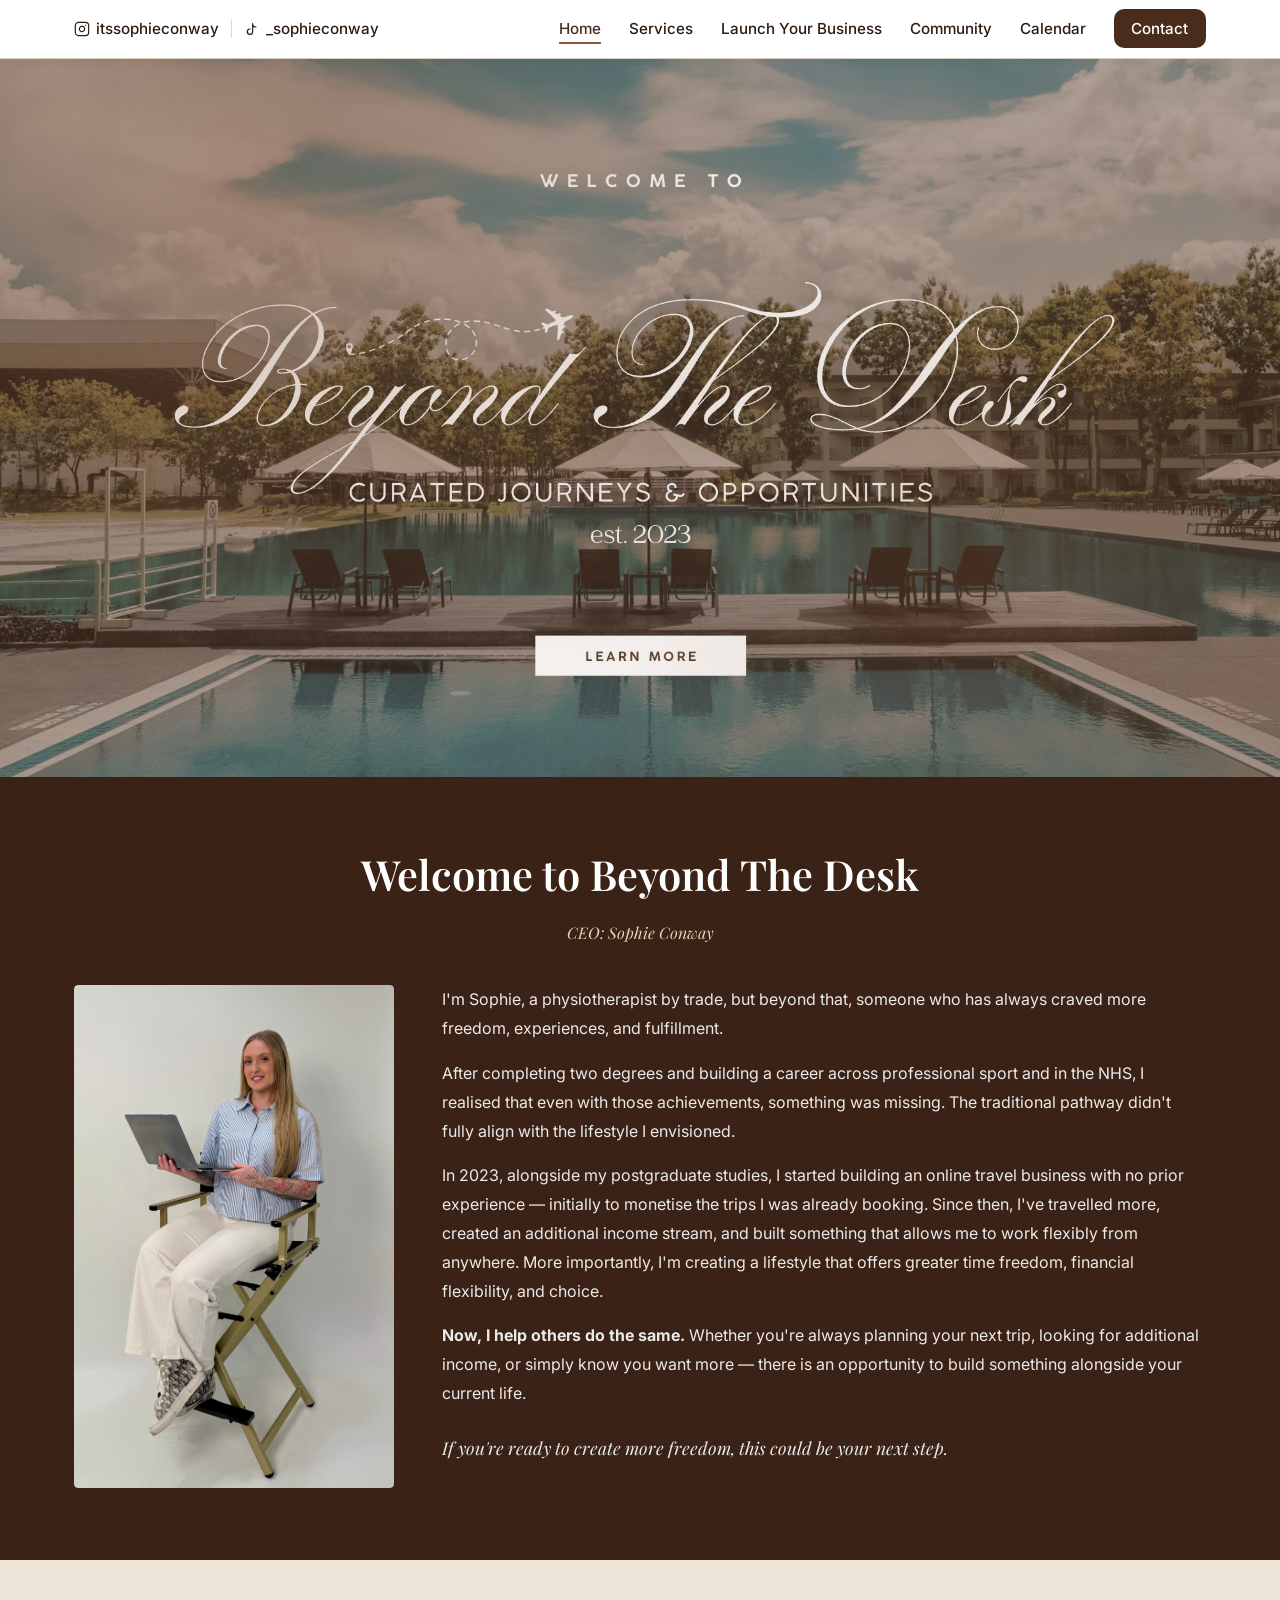
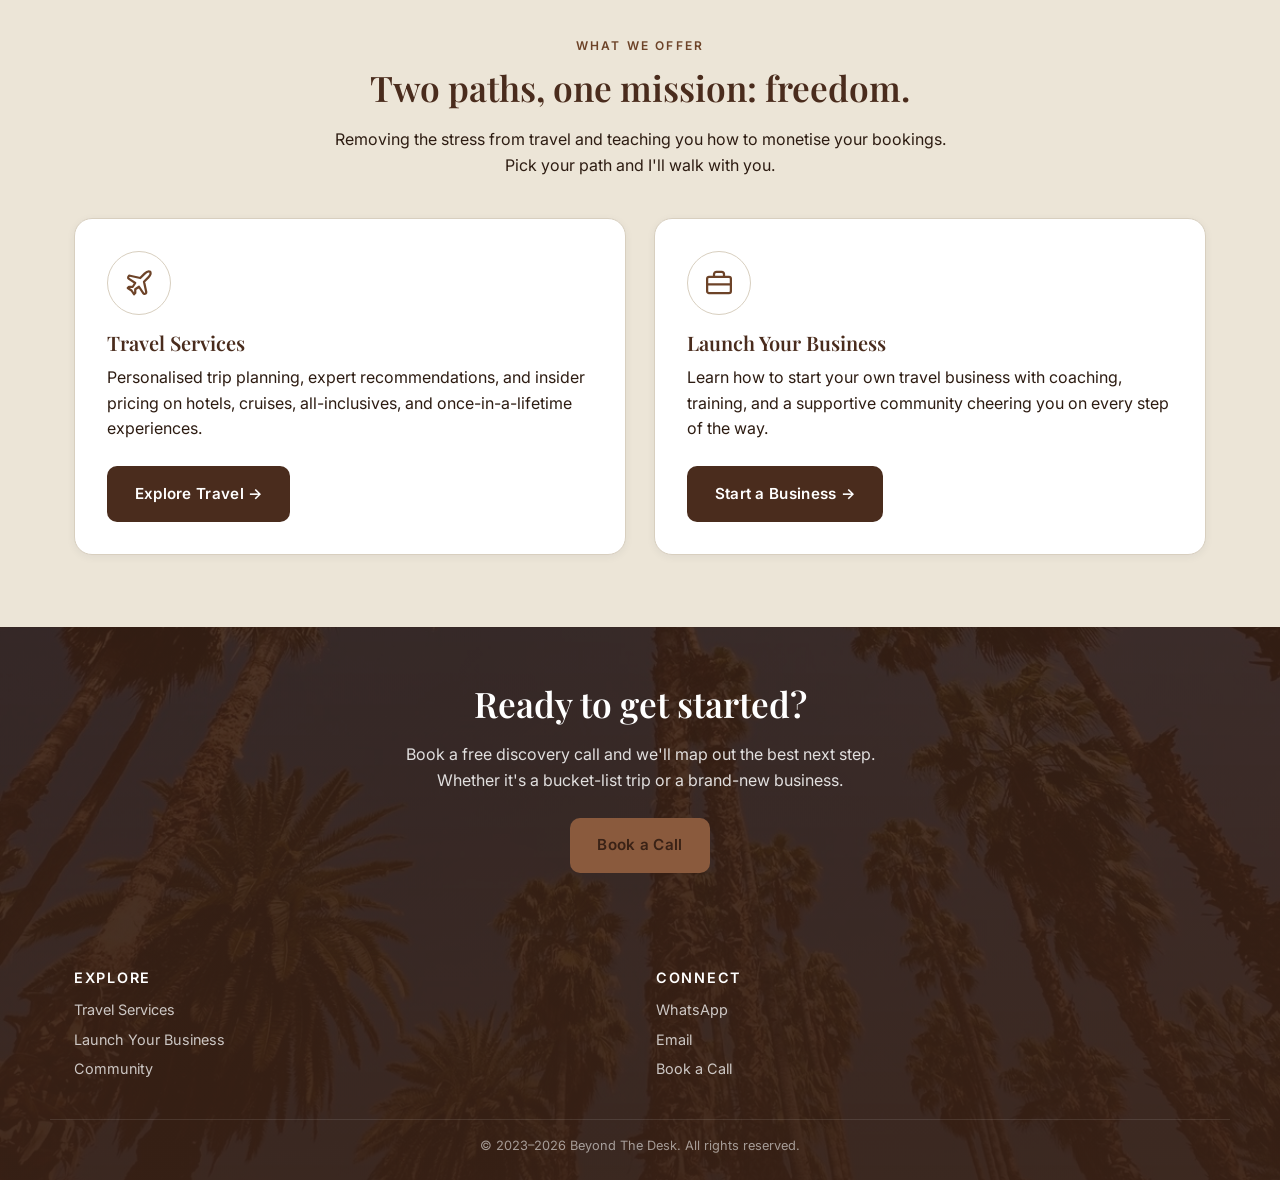
<file: index.html>
<!DOCTYPE html>
<html lang="en">
<head>
  <meta charset="UTF-8" />
  <meta name="viewport" content="width=device-width, initial-scale=1.0" />
  <title>Beyond The Desk — Curated Journeys &amp; Opportunities</title>
  <meta name="description" content="Beyond The Desk: curated travel journeys and business opportunities for those ready to create more freedom." />
  <link rel="preconnect" href="https://fonts.googleapis.com">
  <link rel="preconnect" href="https://fonts.gstatic.com" crossorigin>
  <link href="https://fonts.googleapis.com/css2?family=Alex+Brush&family=Allura&family=Inter:wght@400;500;600;700&family=Playfair+Display:ital,wght@0,500;0,600;0,700;1,500&display=swap" rel="stylesheet">
  <link rel="stylesheet" href="css/styles.css" />
</head>
<body>

  <!-- ============ HEADER ============ -->
  <header class="site-header">
    <nav class="nav" aria-label="Main">
      <div class="nav__socials">
        <a href="https://www.instagram.com/itssophieconway/" target="_blank" rel="noopener" class="nav__social" aria-label="Instagram — itssophieconway">
          <svg viewBox="0 0 24 24" fill="none" stroke="currentColor" stroke-width="1.8" stroke-linecap="round" stroke-linejoin="round" aria-hidden="true">
            <rect x="2" y="2" width="20" height="20" rx="5" ry="5"/>
            <path d="M16 11.37A4 4 0 1 1 12.63 8 4 4 0 0 1 16 11.37z"/>
            <line x1="17.5" y1="6.5" x2="17.51" y2="6.5"/>
          </svg>
          <span>itssophieconway</span>
        </a>
        <span class="nav__sep" aria-hidden="true">|</span>
        <a href="https://www.tiktok.com/@_sophieconway" target="_blank" rel="noopener" class="nav__social" aria-label="TikTok — _sophieconway">
          <svg viewBox="0 0 24 24" fill="none" stroke="currentColor" stroke-width="1.8" stroke-linecap="round" stroke-linejoin="round" aria-hidden="true">
            <path d="M9 12a4 4 0 1 0 4 4V4a5 5 0 0 0 5 5"/>
          </svg>
          <span>_sophieconway</span>
        </a>
      </div>
      <button class="nav__toggle" aria-label="Toggle menu" aria-expanded="false"><svg viewBox="0 0 24 24" fill="none" stroke="currentColor" stroke-width="1.8" stroke-linecap="round" stroke-linejoin="round" aria-hidden="true"><line x1="4" y1="7" x2="20" y2="7"/><line x1="4" y1="12" x2="20" y2="12"/><line x1="4" y1="17" x2="20" y2="17"/></svg></button>
      <ul class="nav__links">
        <li><a href="index.html">Home</a></li>
        <li><a href="services.html">Services</a></li>
        <li><a href="business.html">Launch Your Business</a></li>
        <li><a href="community.html">Community</a></li>
        <li><a href="calendar.html">Calendar</a></li>
        <li><a href="contact.html" class="nav__cta">Contact</a></li>
      </ul>
    </nav>
  </header>

  <!-- ============ HERO (Canva screenshot with overlay Learn More link) ============ -->
  <section class="hero hero--image" aria-label="Welcome to Beyond The Desk">
    <div class="hero-image-wrap">
      <img class="hero-image" src="assets/homepage-hero.jpg" alt="Welcome to Beyond The Desk — Curated Journeys &amp; Opportunities — est. 2023" />
      <a href="#welcome" class="hero-image__cta" aria-label="Learn more"><span class="visually-hidden">Learn More</span></a>
    </div>
  </section>

  <!-- ============ WELCOME / ABOUT ME ============ -->
  <section id="welcome" class="section section--brown">
    <div class="container">
      <div class="text-center" style="margin-bottom:2.5rem;">
        <h2 style="font-size:clamp(2rem,4vw,2.6rem);">Welcome to Beyond The Desk</h2>
        <span class="subtitle" style="display:block;color:#e7d3b8;font-family:var(--font-heading);font-style:italic;margin-top:.25rem;">CEO: Sophie Conway</span>
      </div>

      <div class="about-grid">
        <div class="about-photo">
          <!-- Save your Canva portrait as assets/sophie.jpg and it will replace this placeholder. -->
          <img src="assets/profilepicture.jpg" alt="Sophie Conway" onerror="this.style.display='none'; this.parentElement.innerHTML='Add your photo at<br>assets/profilepicture.jpg';" />
        </div>

        <div class="about-body">
          <p>I'm Sophie, a physiotherapist by trade, but beyond that, someone who has always craved more freedom, experiences, and fulfillment.</p>

          <p>After completing two degrees and building a career across professional sport and in the NHS, I realised that even with those achievements, something was missing. The traditional pathway didn't fully align with the lifestyle I envisioned.</p>

          <p>In 2023, alongside my postgraduate studies, I started building an online travel business with no prior experience — initially to monetise the trips I was already booking. Since then, I've travelled more, created an additional income stream, and built something that allows me to work flexibly from anywhere. More importantly, I'm creating a lifestyle that offers greater time freedom, financial flexibility, and choice.</p>

          <p><strong>Now, I help others do the same.</strong> Whether you're always planning your next trip, looking for additional income, or simply know you want more — there is an opportunity to build something alongside your current life.</p>

          <p style="font-family: var(--font-heading); font-style: italic; font-size: 1.1rem; margin-top: 1.5rem;">If you're ready to create more freedom, this could be your next step.</p>
        </div>
      </div>
    </div>
  </section>

  <!-- ============ TWO PATHS ============ -->
  <section class="section">
    <div class="container">
      <div class="text-center" style="max-width:720px;margin:0 auto 2.5rem;">
        <span class="eyebrow">What We Offer</span>
        <h2>Two paths, one mission: freedom.</h2>
        <p style="text-align:center;">Removing the stress from travel and teaching you how to monetise your bookings.<br>Pick your path and I'll walk with you.</p>
      </div>
      <div class="grid grid--2">
        <div class="card">
          <div class="card__icon" aria-hidden="true">
            <svg viewBox="0 0 24 24" fill="none" stroke="currentColor" stroke-width="1.8" stroke-linecap="round" stroke-linejoin="round">
              <path d="M17.8 19.2 16 11l3.5-3.5C21 6 21.5 4 21 3c-1-.5-3 0-4.5 1.5L13 8 4.8 6.2c-.5-.1-.9.1-1.1.5l-.3.5c-.2.5-.1 1 .3 1.3L9 12l-2 3H4l-1 1 3 2 2 3 1-1v-3l3-2 3.5 5.3c.3.4.8.5 1.3.3l.5-.2c.4-.3.6-.7.5-1.2z"/>
            </svg>
          </div>
          <h3>Travel Services</h3>
          <p>Personalised trip planning, expert recommendations, and insider pricing on hotels, cruises, all-inclusives, and once-in-a-lifetime experiences.</p>
          <a href="services.html" class="btn btn--primary" style="margin-top:.5rem;">Explore Travel &rarr;</a>
        </div>
        <div class="card">
          <div class="card__icon" aria-hidden="true">
            <svg width="22" height="22" viewBox="0 0 24 24" fill="none" stroke="currentColor" stroke-width="1.8" stroke-linecap="round" stroke-linejoin="round">
              <rect x="2.5" y="7" width="19" height="13" rx="1.5"/>
              <path d="M8 7V5a2 2 0 0 1 2-2h4a2 2 0 0 1 2 2v2"/>
              <path d="M2.5 13h19"/>
            </svg>
          </div>
          <h3>Launch Your Business</h3>
          <p>Learn how to start your own travel business with coaching, training, and a supportive community cheering you on every step of the way.</p>
          <a href="business.html" class="btn btn--primary" style="margin-top:.5rem;">Start a Business &rarr;</a>
        </div>
      </div>
    </div>
  </section>

  <!-- ============ CTA BAND + FOOTER (shared palm background) ============ -->
  <div class="palm-footer-wrap">
  <section class="cta-band">
    <div class="container">
      <h2>Ready to get started?</h2>
      <p>Book a free discovery call and we'll map out the best next step.<br>
      Whether it's a bucket-list trip or a brand-new business.</p>
      <a href="contact.html" class="btn btn--accent">Book a Call</a>
    </div>
  </section>

  <!-- ============ FOOTER ============ -->
  <footer class="site-footer">
    <div class="container" style="grid-template-columns: 1fr 1fr;">
      <div>
        <h4>Explore</h4>
        <ul>
          <li><a href="services.html">Travel Services</a></li>
          <li><a href="business.html">Launch Your Business</a></li>
          <li><a href="community.html">Community</a></li>
        </ul>
      </div>
      <div>
        <h4>Connect</h4>
        <ul>
          <li><a href="contact.html">WhatsApp</a></li>
          <li><a href="contact.html">Email</a></li>
          <li><a href="contact.html">Book a Call</a></li>
        </ul>
      </div>
    </div>
    <div class="footer-bottom">
      &copy; 2023&ndash;<span id="year"></span> Beyond The Desk. All rights reserved.
    </div>
  </footer>
  </div>

  <script src="js/main.js"></script>
  <script>document.getElementById("year").textContent = new Date().getFullYear();</script>
</body>
</html>
</file>
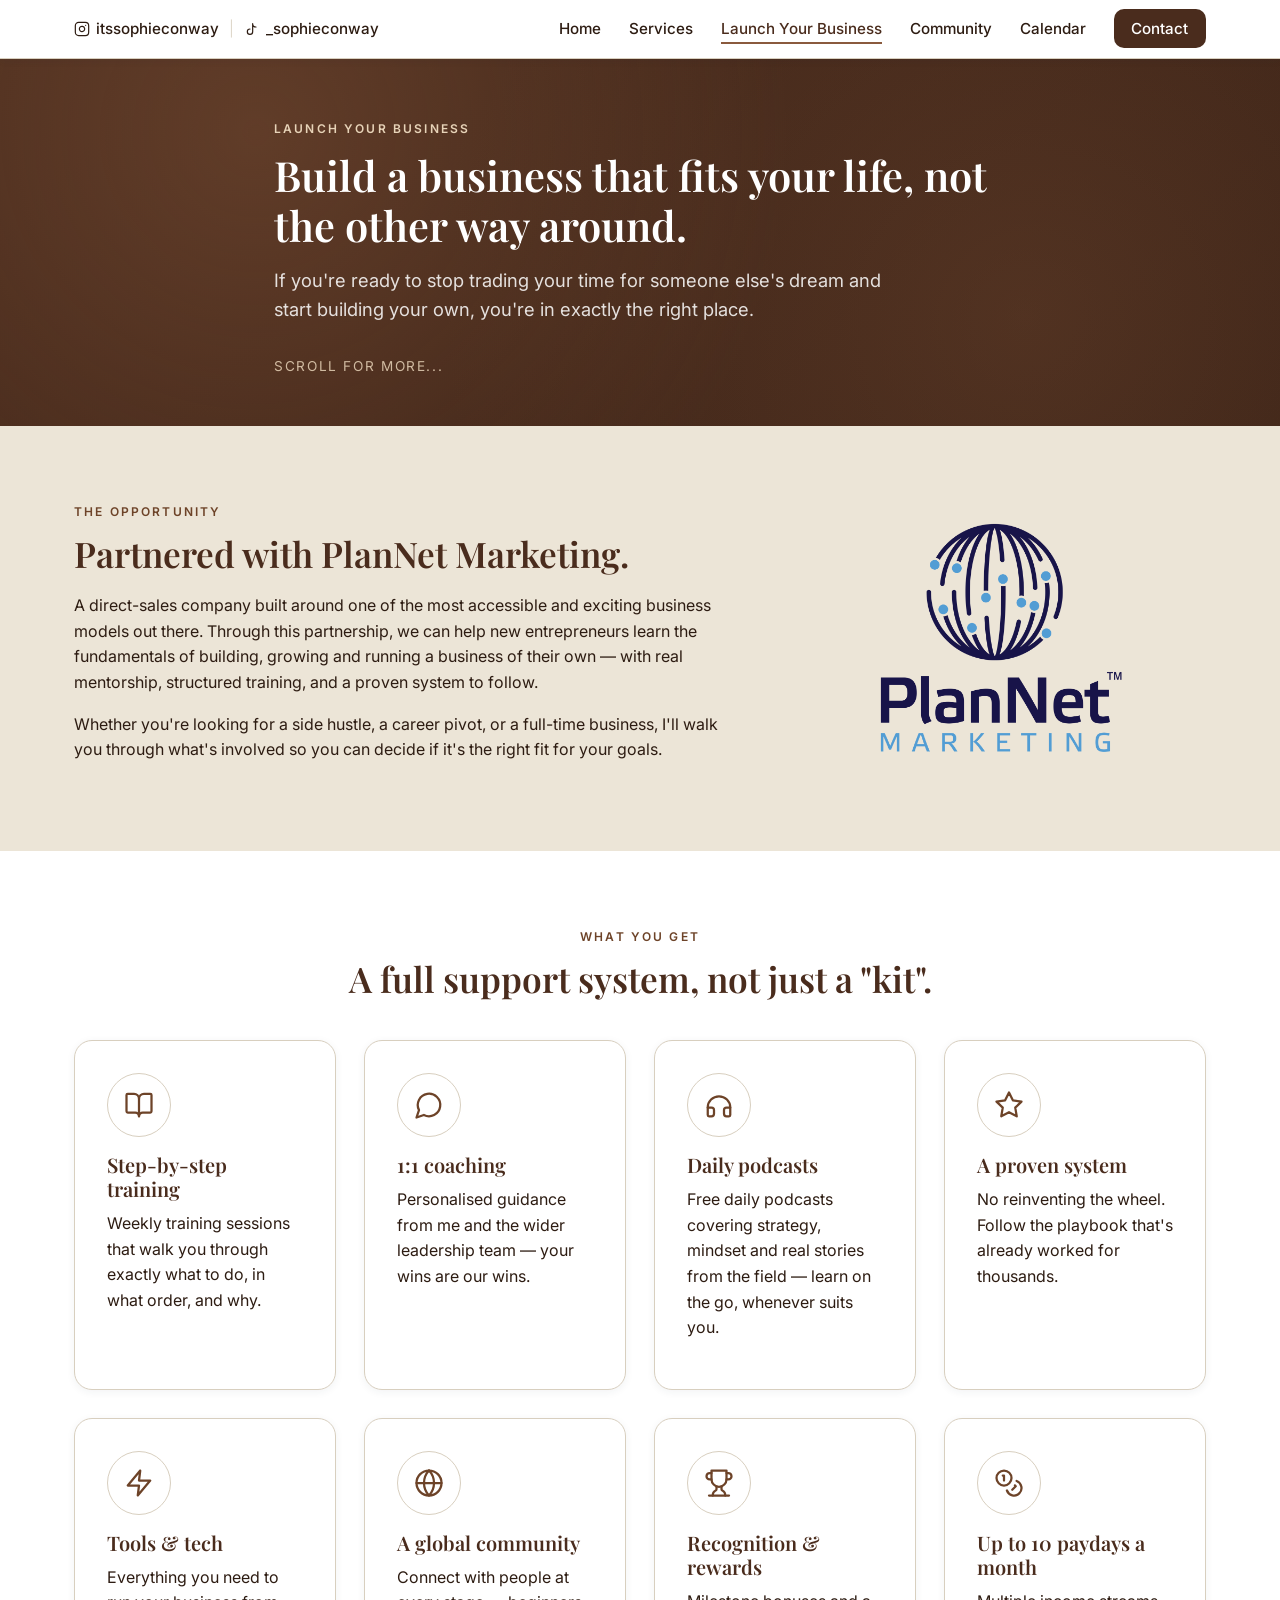
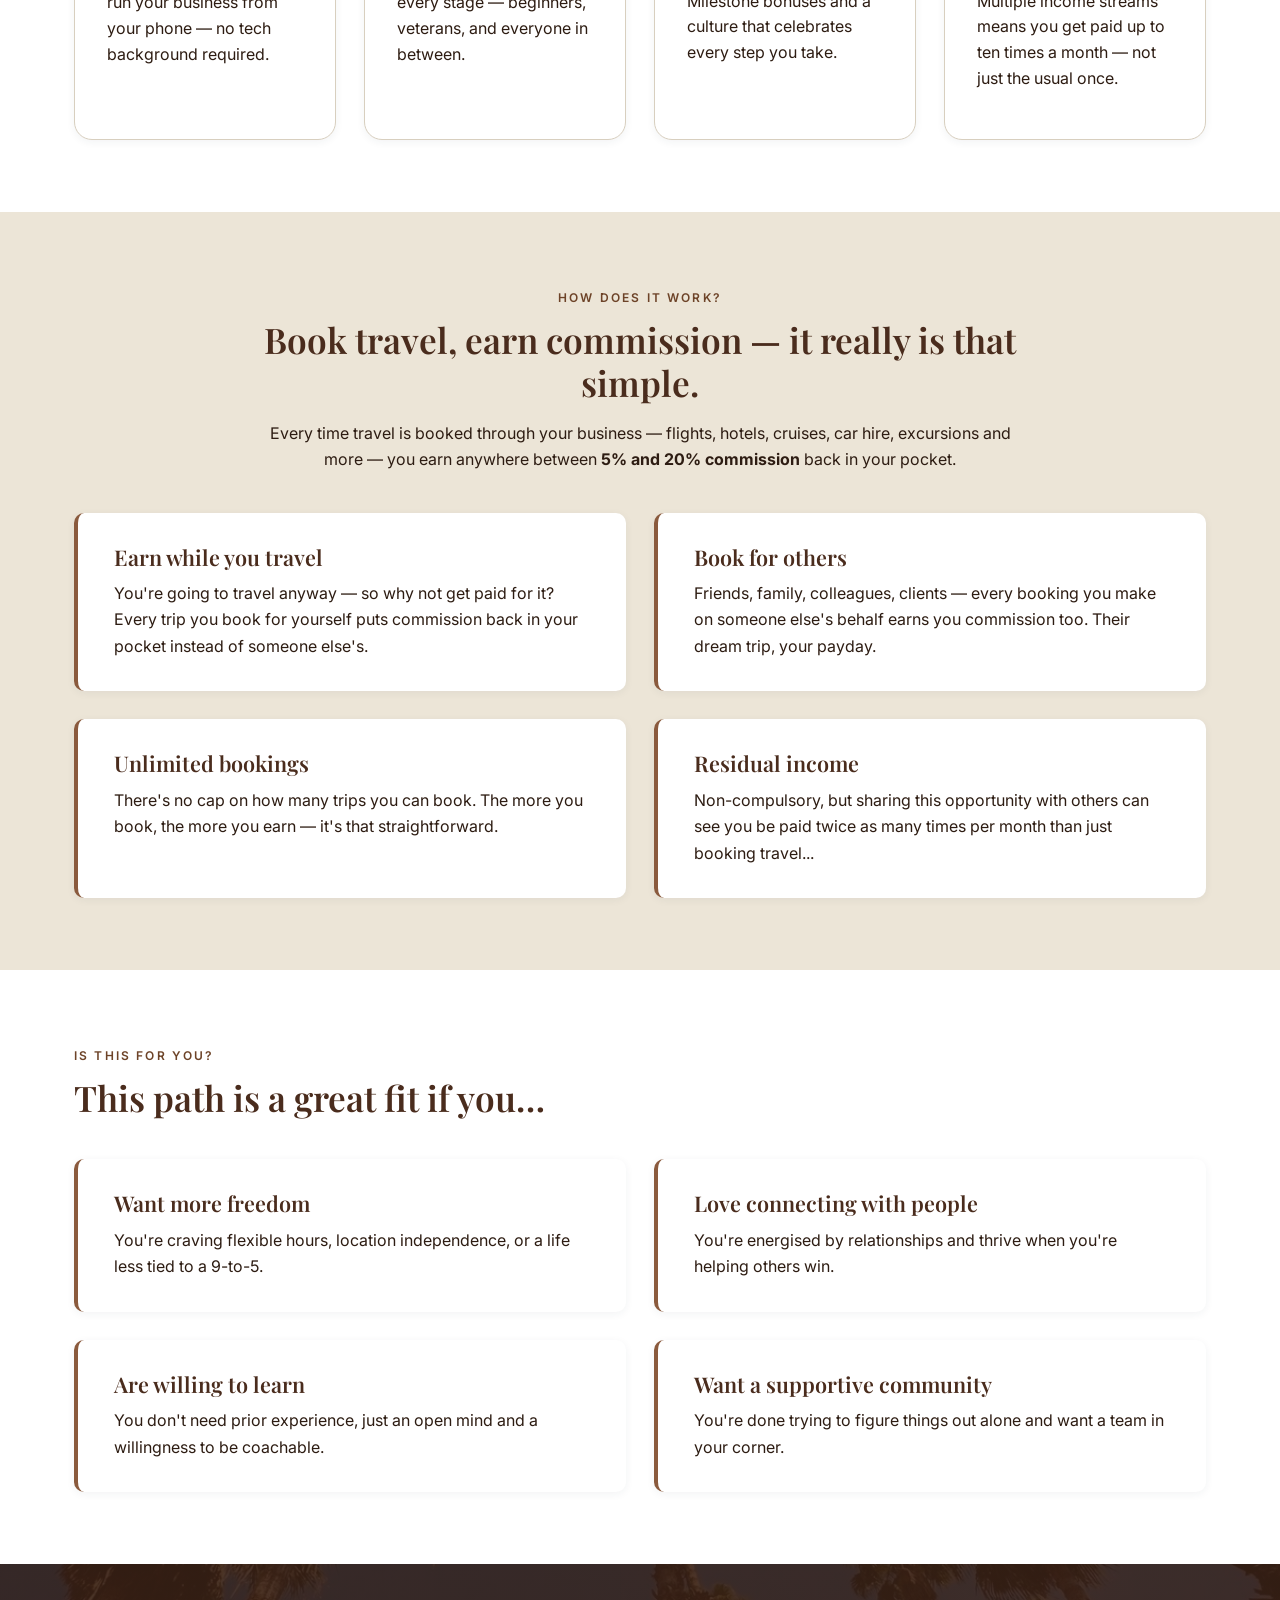
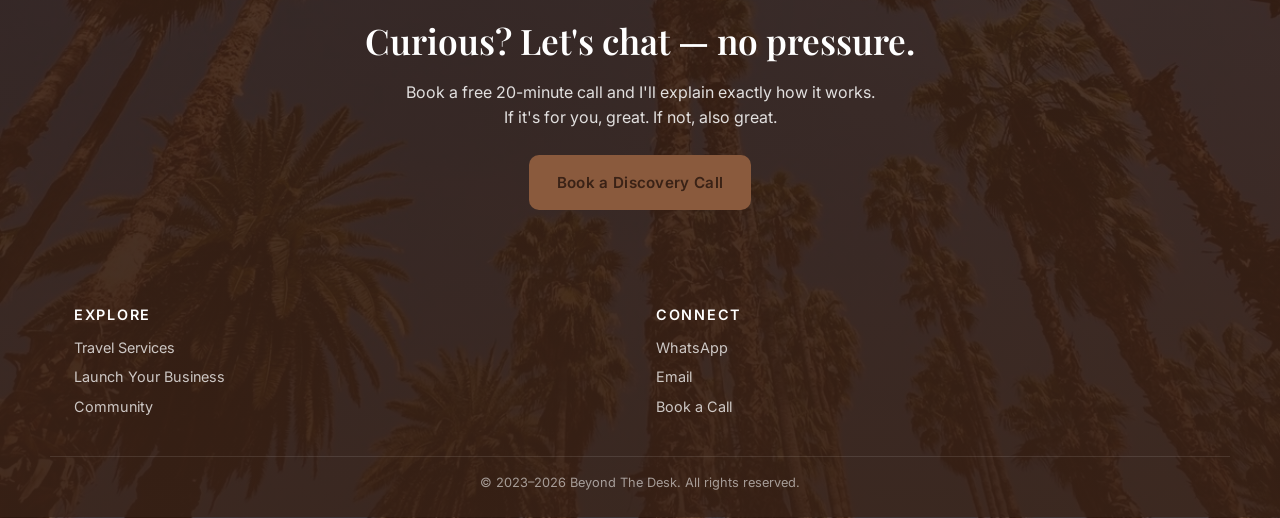
<file: business.html>
<!DOCTYPE html>
<html lang="en">
<head>
  <meta charset="UTF-8" />
  <meta name="viewport" content="width=device-width, initial-scale=1.0" />
  <title>Launch Your Business — Beyond The Desk</title>
  <meta name="description" content="Coaching, training and community for aspiring entrepreneurs who want to build a business of their own." />
  <link rel="preconnect" href="https://fonts.googleapis.com">
  <link rel="preconnect" href="https://fonts.gstatic.com" crossorigin>
  <link href="https://fonts.googleapis.com/css2?family=Alex+Brush&family=Allura&family=Inter:wght@400;500;600;700&family=Playfair+Display:ital,wght@0,500;0,600;0,700;1,500&display=swap" rel="stylesheet">
  <link rel="stylesheet" href="css/styles.css" />
</head>
<body>

  <!-- ============ HEADER ============ -->
  <header class="site-header">
    <nav class="nav" aria-label="Main">
      <div class="nav__socials">
        <a href="https://www.instagram.com/itssophieconway/" target="_blank" rel="noopener" class="nav__social" aria-label="Instagram — itssophieconway">
          <svg viewBox="0 0 24 24" fill="none" stroke="currentColor" stroke-width="1.8" stroke-linecap="round" stroke-linejoin="round" aria-hidden="true">
            <rect x="2" y="2" width="20" height="20" rx="5" ry="5"/>
            <path d="M16 11.37A4 4 0 1 1 12.63 8 4 4 0 0 1 16 11.37z"/>
            <line x1="17.5" y1="6.5" x2="17.51" y2="6.5"/>
          </svg>
          <span>itssophieconway</span>
        </a>
        <span class="nav__sep" aria-hidden="true">|</span>
        <a href="https://www.tiktok.com/@_sophieconway" target="_blank" rel="noopener" class="nav__social" aria-label="TikTok — _sophieconway">
          <svg viewBox="0 0 24 24" fill="none" stroke="currentColor" stroke-width="1.8" stroke-linecap="round" stroke-linejoin="round" aria-hidden="true">
            <path d="M9 12a4 4 0 1 0 4 4V4a5 5 0 0 0 5 5"/>
          </svg>
          <span>_sophieconway</span>
        </a>
      </div>
      <button class="nav__toggle" aria-label="Toggle menu" aria-expanded="false"><svg viewBox="0 0 24 24" fill="none" stroke="currentColor" stroke-width="1.8" stroke-linecap="round" stroke-linejoin="round" aria-hidden="true"><line x1="4" y1="7" x2="20" y2="7"/><line x1="4" y1="12" x2="20" y2="12"/><line x1="4" y1="17" x2="20" y2="17"/></svg></button>
      <ul class="nav__links">
        <li><a href="index.html">Home</a></li>
        <li><a href="services.html">Services</a></li>
        <li><a href="business.html">Launch Your Business</a></li>
        <li><a href="community.html">Community</a></li>
        <li><a href="calendar.html">Calendar</a></li>
        <li><a href="contact.html" class="nav__cta">Contact</a></li>
      </ul>
    </nav>
  </header>

  <!-- ============ HERO ============ -->
  <section class="hero hero--sub">
    <div class="container hero__inner">
      <span class="eyebrow">Launch Your Business</span>
      <h1>Build a business that fits your life, not the other way around.</h1>
      <p class="lead">
        If you're ready to stop trading your time for someone else's dream and start building your own,
        you're in exactly the right place.
      </p>
      <p class="hero__scroll-prompt">scroll for more...</p>
    </div>
  </section>

  <!-- ============ THE OPPORTUNITY ============ -->
  <section class="section">
    <div class="container">
      <div class="opportunity-grid">
        <div class="opportunity-grid__text">
          <span class="eyebrow">The Opportunity</span>
          <h2>Partnered with PlanNet Marketing.</h2>
          <p>
            A direct-sales company built around one of the most accessible and exciting business models
            out there. Through this partnership, we can help new entrepreneurs learn the fundamentals of
            building, growing and running a business of their own &mdash; with real mentorship, structured
            training, and a proven system to follow.
          </p>
          <p>
            Whether you're looking for a side hustle, a career pivot, or a full-time business, I'll walk
            you through what's involved so you can decide if it's the right fit for your goals.
          </p>
        </div>
        <div class="opportunity-grid__logo">
          <img src="assets/planetnet_vert.png" alt="PlanNet Marketing" />
        </div>
      </div>
    </div>
  </section>

  <!-- ============ WHAT YOU GET ============ -->
  <section class="section section--alt">
    <div class="container">
      <div class="text-center" style="max-width:720px;margin:0 auto 2.5rem;">
        <span class="eyebrow">What You Get</span>
        <h2>A full support system, not just a "kit".</h2>
      </div>
      <div class="grid grid--3 what-you-get__grid" id="what-you-get-grid">
        <div class="card is-active">
          <div class="card__icon" aria-hidden="true">
            <svg viewBox="0 0 24 24" fill="none" stroke="currentColor" stroke-width="1.8" stroke-linecap="round" stroke-linejoin="round">
              <path d="M12 7v14"/>
              <path d="M3 18a1 1 0 0 1-1-1V4a1 1 0 0 1 1-1h5a4 4 0 0 1 4 4 4 4 0 0 1 4-4h5a1 1 0 0 1 1 1v13a1 1 0 0 1-1 1h-6a3 3 0 0 0-3 3 3 3 0 0 0-3-3z"/>
            </svg>
          </div>
          <h3>Step-by-step training</h3>
          <p>Weekly training sessions that walk you through exactly what to do, in what order, and why.</p>
        </div>
        <div class="card">
          <div class="card__icon" aria-hidden="true">
            <svg viewBox="0 0 24 24" fill="none" stroke="currentColor" stroke-width="1.8" stroke-linecap="round" stroke-linejoin="round">
              <path d="M7.9 20A9 9 0 1 0 4 16.1L2 22Z"/>
            </svg>
          </div>
          <h3>1:1 coaching</h3>
          <p>Personalised guidance from me and the wider leadership team — your wins are our wins.</p>
        </div>
        <div class="card">
          <div class="card__icon" aria-hidden="true">
            <svg viewBox="0 0 24 24" fill="none" stroke="currentColor" stroke-width="1.8" stroke-linecap="round" stroke-linejoin="round">
              <path d="M3 14h3a2 2 0 0 1 2 2v3a2 2 0 0 1-2 2H4a1 1 0 0 1-1-1z"/>
              <path d="M21 14h-3a2 2 0 0 0-2 2v3a2 2 0 0 0 2 2h2a1 1 0 0 0 1-1z"/>
              <path d="M21 14a9 9 0 0 0-18 0"/>
            </svg>
          </div>
          <h3>Daily podcasts</h3>
          <p>Free daily podcasts covering strategy, mindset and real stories from the field — learn on the go, whenever suits you.</p>
        </div>
        <div class="card">
          <div class="card__icon" aria-hidden="true">
            <svg viewBox="0 0 24 24" fill="none" stroke="currentColor" stroke-width="1.8" stroke-linecap="round" stroke-linejoin="round">
              <polygon points="12 2 15.09 8.26 22 9.27 17 14.14 18.18 21.02 12 17.77 5.82 21.02 7 14.14 2 9.27 8.91 8.26 12 2"/>
            </svg>
          </div>
          <h3>A proven system</h3>
          <p>No reinventing the wheel. Follow the playbook that's already worked for thousands.</p>
        </div>
        <div class="card">
          <div class="card__icon" aria-hidden="true">
            <svg viewBox="0 0 24 24" fill="none" stroke="currentColor" stroke-width="1.8" stroke-linecap="round" stroke-linejoin="round">
              <polygon points="13 2 3 14 12 14 11 22 21 10 12 10 13 2"/>
            </svg>
          </div>
          <h3>Tools &amp; tech</h3>
          <p>Everything you need to run your business from your phone — no tech background required.</p>
        </div>
        <div class="card">
          <div class="card__icon" aria-hidden="true">
            <svg viewBox="0 0 24 24" fill="none" stroke="currentColor" stroke-width="1.8" stroke-linecap="round" stroke-linejoin="round">
              <circle cx="12" cy="12" r="10"/>
              <path d="M12 2a14.5 14.5 0 0 0 0 20 14.5 14.5 0 0 0 0-20"/>
              <path d="M2 12h20"/>
            </svg>
          </div>
          <h3>A global community</h3>
          <p>Connect with people at every stage — beginners, veterans, and everyone in between.</p>
        </div>
        <div class="card">
          <div class="card__icon" aria-hidden="true">
            <svg viewBox="0 0 24 24" fill="none" stroke="currentColor" stroke-width="1.8" stroke-linecap="round" stroke-linejoin="round">
              <path d="M6 9H4.5a2.5 2.5 0 0 1 0-5H6"/>
              <path d="M18 9h1.5a2.5 2.5 0 0 0 0-5H18"/>
              <path d="M4 22h16"/>
              <path d="M10 14.66V17c0 .55-.47.98-.97 1.21C7.85 18.75 7 20.24 7 22"/>
              <path d="M14 14.66V17c0 .55.47.98.97 1.21C16.15 18.75 17 20.24 17 22"/>
              <path d="M18 2H6v7a6 6 0 0 0 12 0V2Z"/>
            </svg>
          </div>
          <h3>Recognition &amp; rewards</h3>
          <p>Milestone bonuses and a culture that celebrates every step you take.</p>
        </div>
        <div class="card">
          <div class="card__icon" aria-hidden="true">
            <svg viewBox="0 0 24 24" fill="none" stroke="currentColor" stroke-width="1.8" stroke-linecap="round" stroke-linejoin="round">
              <circle cx="8" cy="8" r="6"/>
              <path d="M18.09 10.37A6 6 0 1 1 10.34 18"/>
              <path d="M7 6h1v4"/>
              <path d="m16.71 13.88.7.71-2.82 2.82"/>
            </svg>
          </div>
          <h3>Up to 10 paydays a month</h3>
          <p>Multiple income streams means you get paid up to ten times a month — not just the usual once.</p>
        </div>
      </div>

      <!-- Mobile-only carousel controls (hidden via CSS on larger screens) -->
      <div class="what-you-get__controls" id="what-you-get-controls" aria-hidden="true">
        <button class="what-you-get__btn" data-dir="-1" aria-label="Previous">&lsaquo;</button>
        <div class="what-you-get__dots"></div>
        <button class="what-you-get__btn" data-dir="1" aria-label="Next">&rsaquo;</button>
      </div>
    </div>
  </section>

  <!-- ============ HOW DOES IT WORK ============ -->
  <section class="section">
    <div class="container">
      <div class="text-center" style="max-width:760px;margin:0 auto 2.5rem;">
        <span class="eyebrow">How Does It Work?</span>
        <h2>Book travel, earn commission — it really is that simple.</h2>
        <p class="lead">
          Every time travel is booked through your business — flights, hotels, cruises, car hire,
          excursions and more — you earn anywhere between <strong>5% and 20% commission</strong>
          back in your pocket.
        </p>
      </div>
      <div class="grid grid--2 mt-lg">
        <div class="pillar">
          <h3>Earn while you travel</h3>
          <p>You're going to travel anyway — so why not get paid for it? Every trip you book for yourself puts commission back in your pocket instead of someone else's.</p>
        </div>
        <div class="pillar">
          <h3>Book for others</h3>
          <p>Friends, family, colleagues, clients — every booking you make on someone else's behalf earns you commission too. Their dream trip, your payday.</p>
        </div>
        <div class="pillar">
          <h3>Unlimited bookings</h3>
          <p>There's no cap on how many trips you can book. The more you book, the more you earn — it's that straightforward.</p>
        </div>
        <div class="pillar">
          <h3>Residual income</h3>
          <p>Non-compulsory, but sharing this opportunity with others can see you be paid twice as many times per month than just booking travel...</p>
        </div>
      </div>
    </div>
  </section>

  <!-- ============ IS THIS FOR YOU ============ -->
  <section class="section section--alt">
    <div class="container">
      <span class="eyebrow">Is This For You?</span>
      <h2>This path is a great fit if you…</h2>
      <div class="grid grid--2 mt-lg">
        <div class="pillar">
          <h3>Want more freedom</h3>
          <p>You're craving flexible hours, location independence, or a life less tied to a 9-to-5.</p>
        </div>
        <div class="pillar">
          <h3>Love connecting with people</h3>
          <p>You're energised by relationships and thrive when you're helping others win.</p>
        </div>
        <div class="pillar">
          <h3>Are willing to learn</h3>
          <p>You don't need prior experience, just an open mind and a willingness to be coachable.</p>
        </div>
        <div class="pillar">
          <h3>Want a supportive community</h3>
          <p>You're done trying to figure things out alone and want a team in your corner.</p>
        </div>
      </div>
    </div>
  </section>

  <!-- ============ CTA BAND + FOOTER (shared palm background) ============ -->
  <div class="palm-footer-wrap">
  <section class="cta-band">
    <div class="container">
      <h2>Curious? Let's chat — no pressure.</h2>
      <p>Book a free 20-minute call and I'll explain exactly how it works.<br>
      If it's for you, great. If not, also great.</p>
      <a href="contact.html" class="btn btn--accent">Book a Discovery Call</a>
    </div>
  </section>

  <!-- ============ FOOTER ============ -->
  <footer class="site-footer">
    <div class="container" style="grid-template-columns: 1fr 1fr;">
      <div>
        <h4>Explore</h4>
        <ul>
          <li><a href="services.html">Travel Services</a></li>
          <li><a href="business.html">Launch Your Business</a></li>
          <li><a href="community.html">Community</a></li>
        </ul>
      </div>
      <div>
        <h4>Connect</h4>
        <ul>
          <li><a href="contact.html">WhatsApp</a></li>
          <li><a href="contact.html">Email</a></li>
          <li><a href="contact.html">Book a Call</a></li>
        </ul>
      </div>
    </div>
    <div class="footer-bottom">
      &copy; 2023&ndash;<span id="year"></span> Beyond The Desk. All rights reserved.
    </div>
  </footer>
  </div>

  <script src="js/main.js"></script>
  <script>document.getElementById("year").textContent = new Date().getFullYear();</script>

  <!-- ============ WHAT YOU GET — MOBILE CAROUSEL ============ -->
  <script>
    (function () {
      const grid = document.getElementById('what-you-get-grid');
      const controls = document.getElementById('what-you-get-controls');
      if (!grid || !controls) return;

      const cards = grid.querySelectorAll('.card');
      const dotsWrap = controls.querySelector('.what-you-get__dots');
      const btns = controls.querySelectorAll('.what-you-get__btn');

      // Build dots
      dotsWrap.innerHTML = Array.from(cards).map(function (_, i) {
        return '<button type="button" class="what-you-get__dot" data-index="' + i + '" aria-label="Go to slide ' + (i + 1) + '"></button>';
      }).join('');
      const dots = dotsWrap.querySelectorAll('.what-you-get__dot');

      let index = 0;
      let timer = null;
      const INTERVAL_MS = 5000;

      function update() {
        cards.forEach(function (c, i) { c.classList.toggle('is-active', i === index); });
        dots.forEach(function (d, i) { d.classList.toggle('is-active', i === index); });
      }

      function go(dir) {
        index = (index + dir + cards.length) % cards.length;
        update();
      }

      function start() {
        clearTimeout(timer);
        timer = setTimeout(function tick() {
          go(1);
          timer = setTimeout(tick, INTERVAL_MS);
        }, INTERVAL_MS);
      }

      function stop() {
        clearTimeout(timer);
        timer = null;
      }

      btns.forEach(function (b) {
        b.addEventListener('click', function () {
          go(parseInt(b.getAttribute('data-dir'), 10));
          start(); // reset auto-advance timer on user click
        });
      });

      dotsWrap.addEventListener('click', function (e) {
        const dot = e.target.closest('.what-you-get__dot');
        if (!dot) return;
        index = parseInt(dot.getAttribute('data-index'), 10);
        update();
        start();
      });

      // Only activate the carousel on mobile (<= 720px). On larger screens the
      // section reverts to its normal grid layout via CSS, and the JS sits idle.
      const mq = window.matchMedia('(max-width: 720px)');

      function handleViewport() {
        if (mq.matches) {
          // Mobile: enable carousel
          controls.setAttribute('aria-hidden', 'false');
          index = 0;
          update();
          start();
        } else {
          // Desktop: deactivate, remove active-only state so all cards show
          stop();
          controls.setAttribute('aria-hidden', 'true');
          cards.forEach(function (c) { c.classList.remove('is-active'); });
          dots.forEach(function (d) { d.classList.remove('is-active'); });
        }
      }

      handleViewport();
      mq.addEventListener('change', handleViewport);

      // Pause when the tab isn't visible (saves battery on phones)
      document.addEventListener('visibilitychange', function () {
        if (document.hidden) stop();
        else if (mq.matches) start();
      });
    })();
  </script>
</body>
</html>
</file>
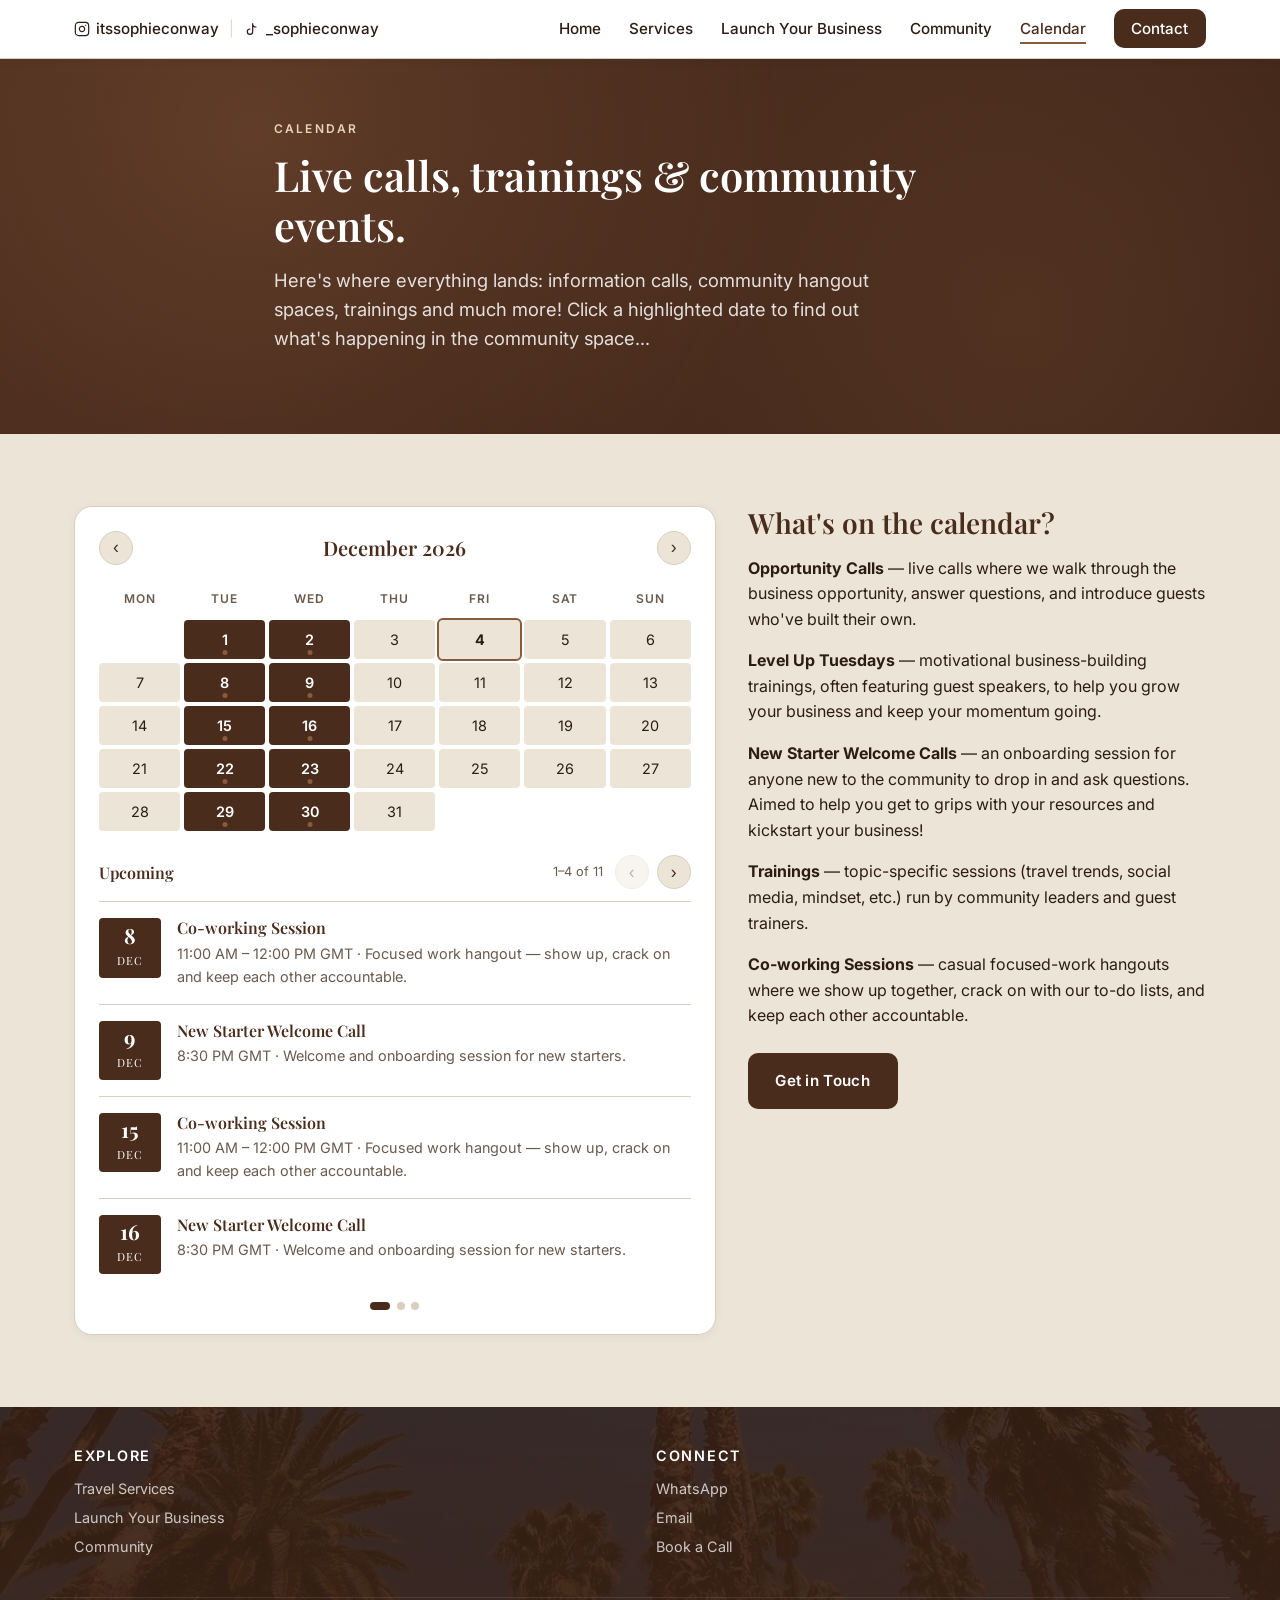
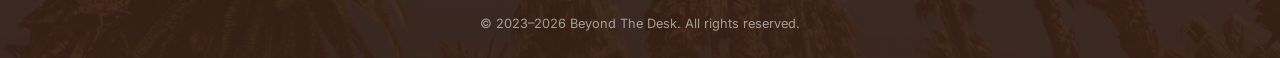
<file: calendar.html>
<!DOCTYPE html>
<html lang="en">
<head>
  <meta charset="UTF-8" />
  <meta name="viewport" content="width=device-width, initial-scale=1.0" />
  <title>Calendar — Beyond The Desk</title>
  <meta name="description" content="Upcoming CTA business calls, community events, and live trainings." />
  <link rel="preconnect" href="https://fonts.googleapis.com">
  <link rel="preconnect" href="https://fonts.gstatic.com" crossorigin>
  <link href="https://fonts.googleapis.com/css2?family=Alex+Brush&family=Allura&family=Inter:wght@400;500;600;700&family=Playfair+Display:ital,wght@0,500;0,600;0,700;1,500&display=swap" rel="stylesheet">
  <link rel="stylesheet" href="css/styles.css?v=20261101" />
</head>
<body>

  <!-- ============ HEADER ============ -->
  <header class="site-header">
    <nav class="nav" aria-label="Main">
      <div class="nav__socials">
        <a href="https://www.instagram.com/itssophieconway/" target="_blank" rel="noopener" class="nav__social" aria-label="Instagram — itssophieconway">
          <svg viewBox="0 0 24 24" fill="none" stroke="currentColor" stroke-width="1.8" stroke-linecap="round" stroke-linejoin="round" aria-hidden="true">
            <rect x="2" y="2" width="20" height="20" rx="5" ry="5"/>
            <path d="M16 11.37A4 4 0 1 1 12.63 8 4 4 0 0 1 16 11.37z"/>
            <line x1="17.5" y1="6.5" x2="17.51" y2="6.5"/>
          </svg>
          <span>itssophieconway</span>
        </a>
        <span class="nav__sep" aria-hidden="true">|</span>
        <a href="https://www.tiktok.com/@_sophieconway" target="_blank" rel="noopener" class="nav__social" aria-label="TikTok — _sophieconway">
          <svg viewBox="0 0 24 24" fill="none" stroke="currentColor" stroke-width="1.8" stroke-linecap="round" stroke-linejoin="round" aria-hidden="true">
            <path d="M9 12a4 4 0 1 0 4 4V4a5 5 0 0 0 5 5"/>
          </svg>
          <span>_sophieconway</span>
        </a>
      </div>
      <button class="nav__toggle" aria-label="Toggle menu" aria-expanded="false"><svg viewBox="0 0 24 24" fill="none" stroke="currentColor" stroke-width="1.8" stroke-linecap="round" stroke-linejoin="round" aria-hidden="true"><line x1="4" y1="7" x2="20" y2="7"/><line x1="4" y1="12" x2="20" y2="12"/><line x1="4" y1="17" x2="20" y2="17"/></svg></button>
      <ul class="nav__links">
        <li><a href="index.html">Home</a></li>
        <li><a href="services.html">Services</a></li>
        <li><a href="business.html">Launch Your Business</a></li>
        <li><a href="community.html">Community</a></li>
        <li><a href="calendar.html">Calendar</a></li>
        <li><a href="contact.html" class="nav__cta">Contact</a></li>
      </ul>
    </nav>
  </header>

  <!-- ============ HERO ============ -->
  <section class="hero hero--sub">
    <div class="container hero__inner">
      <span class="eyebrow">Calendar</span>
      <h1>Live calls, trainings &amp; community events.</h1>
      <p class="lead">
        Here's where everything lands: information calls, community hangout spaces, trainings and much more!
        Click a highlighted date to find out what's happening in the community space...
      </p>
    </div>
  </section>

  <!-- ============ CALENDAR SECTION ============ -->
  <section class="section">
    <div class="container">
      <div class="grid" style="grid-template-columns: 1.4fr 1fr; gap:2rem;">
        <div>
          <div id="calendar" class="calendar-wrap"></div>
        </div>

        <aside>
          <h3 style="font-size:1.75rem;margin-bottom:1rem;">What's on the calendar?</h3>
          <p><strong>Opportunity Calls</strong> — live calls where we walk through the business opportunity, answer questions, and introduce guests who've built their own.</p>
          <p><strong>Level Up Tuesdays</strong> — motivational business-building trainings, often featuring guest speakers, to help you grow your business and keep your momentum going.</p>
          <p><strong>New Starter Welcome Calls</strong> — an onboarding session for anyone new to the community to drop in and ask questions. Aimed to help you get to grips with your resources and kickstart your business!</p>
          <p><strong>Trainings</strong> — topic-specific sessions (travel trends, social media, mindset, etc.) run by community leaders and guest trainers.</p>
          <p><strong>Co-working Sessions</strong> — casual focused-work hangouts where we show up together, crack on with our to-do lists, and keep each other accountable.</p>
          <p style="margin-top:1.5rem;"><a href="contact.html" class="btn btn--primary">Get in Touch</a></p>
        </aside>
      </div>
    </div>
  </section>

  <!-- ============ FOOTER ============ -->
  <footer class="site-footer">
    <div class="container" style="grid-template-columns: 1fr 1fr;">
      <div>
        <h4>Explore</h4>
        <ul>
          <li><a href="services.html">Travel Services</a></li>
          <li><a href="business.html">Launch Your Business</a></li>
          <li><a href="community.html">Community</a></li>
        </ul>
      </div>
      <div>
        <h4>Connect</h4>
        <ul>
          <li><a href="contact.html">WhatsApp</a></li>
          <li><a href="contact.html">Email</a></li>
          <li><a href="contact.html">Book a Call</a></li>
        </ul>
      </div>
    </div>
    <div class="footer-bottom">
      &copy; 2023&ndash;<span id="year"></span> Beyond The Desk. All rights reserved.
    </div>
  </footer>

  <!-- Define one-off events here. Dates are YYYY-MM-DD in local time.
       Weekly Wednesday New Starter Welcome Calls (20:30 GMT) are
       auto-generated below (Opportunity Calls are currently paused) — no need to add them manually. -->
  <script>
    window.BTD_EVENTS = [
      { date: "2026-11-02", title: "The Gift of Travel", description: "Christmas inspiration and booking ideas training." },
      { date: "2026-11-03", title: "Level Up Tuesday", description: "Motivational business-building training with guest speakers." },
      { date: "2026-11-25", title: "Passport to Possibility", description: "Hear from the youngest person to visit every country." },
      { date: "2026-11-23", time: "7:45 PM – 8:30 PM GMT", title: "ITA Training Call", description: "Training call." },
      { date: "2026-11-03", time: "11:00 AM – 12:00 PM GMT", title: "Co-working Session", description: "Focused work hangout — show up, crack on and keep each other accountable." },
      { date: "2026-11-10", time: "11:00 AM – 12:00 PM GMT", title: "Co-working Session", description: "Focused work hangout — show up, crack on and keep each other accountable." },
      { date: "2026-11-17", time: "11:00 AM – 12:00 PM GMT", title: "Co-working Session", description: "Focused work hangout — show up, crack on and keep each other accountable." },
      { date: "2026-11-24", time: "11:00 AM – 12:00 PM GMT", title: "Co-working Session", description: "Focused work hangout — show up, crack on and keep each other accountable." },
      { date: "2026-12-01", time: "11:00 AM – 12:00 PM GMT", title: "Co-working Session", description: "Focused work hangout — show up, crack on and keep each other accountable." },
      { date: "2026-12-08", time: "11:00 AM – 12:00 PM GMT", title: "Co-working Session", description: "Focused work hangout — show up, crack on and keep each other accountable." },
      { date: "2026-12-15", time: "11:00 AM – 12:00 PM GMT", title: "Co-working Session", description: "Focused work hangout — show up, crack on and keep each other accountable." },
      { date: "2026-12-22", time: "11:00 AM – 12:00 PM GMT", title: "Co-working Session", description: "Focused work hangout — show up, crack on and keep each other accountable." },
      { date: "2026-12-29", time: "11:00 AM – 12:00 PM GMT", title: "Co-working Session", description: "Focused work hangout — show up, crack on and keep each other accountable." }
    ];

    // Auto-generate the two weekly Wednesday calls so the calendar always
    // shows at least the next 6 weeks of upcoming calls without manual upkeep.
    (function () {
      const WEEKS_AHEAD = 8; // generate a touch more than 6 weeks for safety
      const today = new Date();
      today.setHours(0, 0, 0, 0);
      // Walk back to the most recent Wednesday on/before today, so this
      // week's calls still appear even after they have happened earlier in the day.
      const startWed = new Date(today);
      const offset = (startWed.getDay() - 3 + 7) % 7; // 3 = Wednesday
      startWed.setDate(startWed.getDate() - offset);

      const existing = new Set(
        (window.BTD_EVENTS || []).map(function (e) { return e.date + "|" + e.title; })
      );

      // Each entry below is a weekly Wednesday call. Add more here if needed.
      const WEEKLY_CALLS = [
        // Opportunity Calls are paused — add them back here when they restart.
        {
          title: "New Starter Welcome Call",
          time: "8:30 PM GMT",
          description: "Welcome and onboarding session for new starters."
        }
      ];

      for (let i = 0; i < WEEKS_AHEAD; i++) {
        const d = new Date(startWed);
        d.setDate(startWed.getDate() + i * 7);
        const dateStr = d.getFullYear() + "-" +
          String(d.getMonth() + 1).padStart(2, "0") + "-" +
          String(d.getDate()).padStart(2, "0");

        WEEKLY_CALLS.forEach(function (call) {
          const key = dateStr + "|" + call.title;
          if (existing.has(key)) return;
          window.BTD_EVENTS.push({
            date: dateStr,
            time: call.time,
            title: call.title,
            description: call.description
          });
        });
      }
    })();
  </script>
  <script src="js/main.js?v=20261101"></script>
  <script>
    document.getElementById("year").textContent = new Date().getFullYear();
    renderCalendar("#calendar");
  </script>

  <style>
    /* Calendar page responsive tweak */
    @media (max-width: 900px) {
      .container > .grid[style*="1.4fr"] { grid-template-columns: 1fr !important; }
    }
  </style>
</body>
</html>
</file>
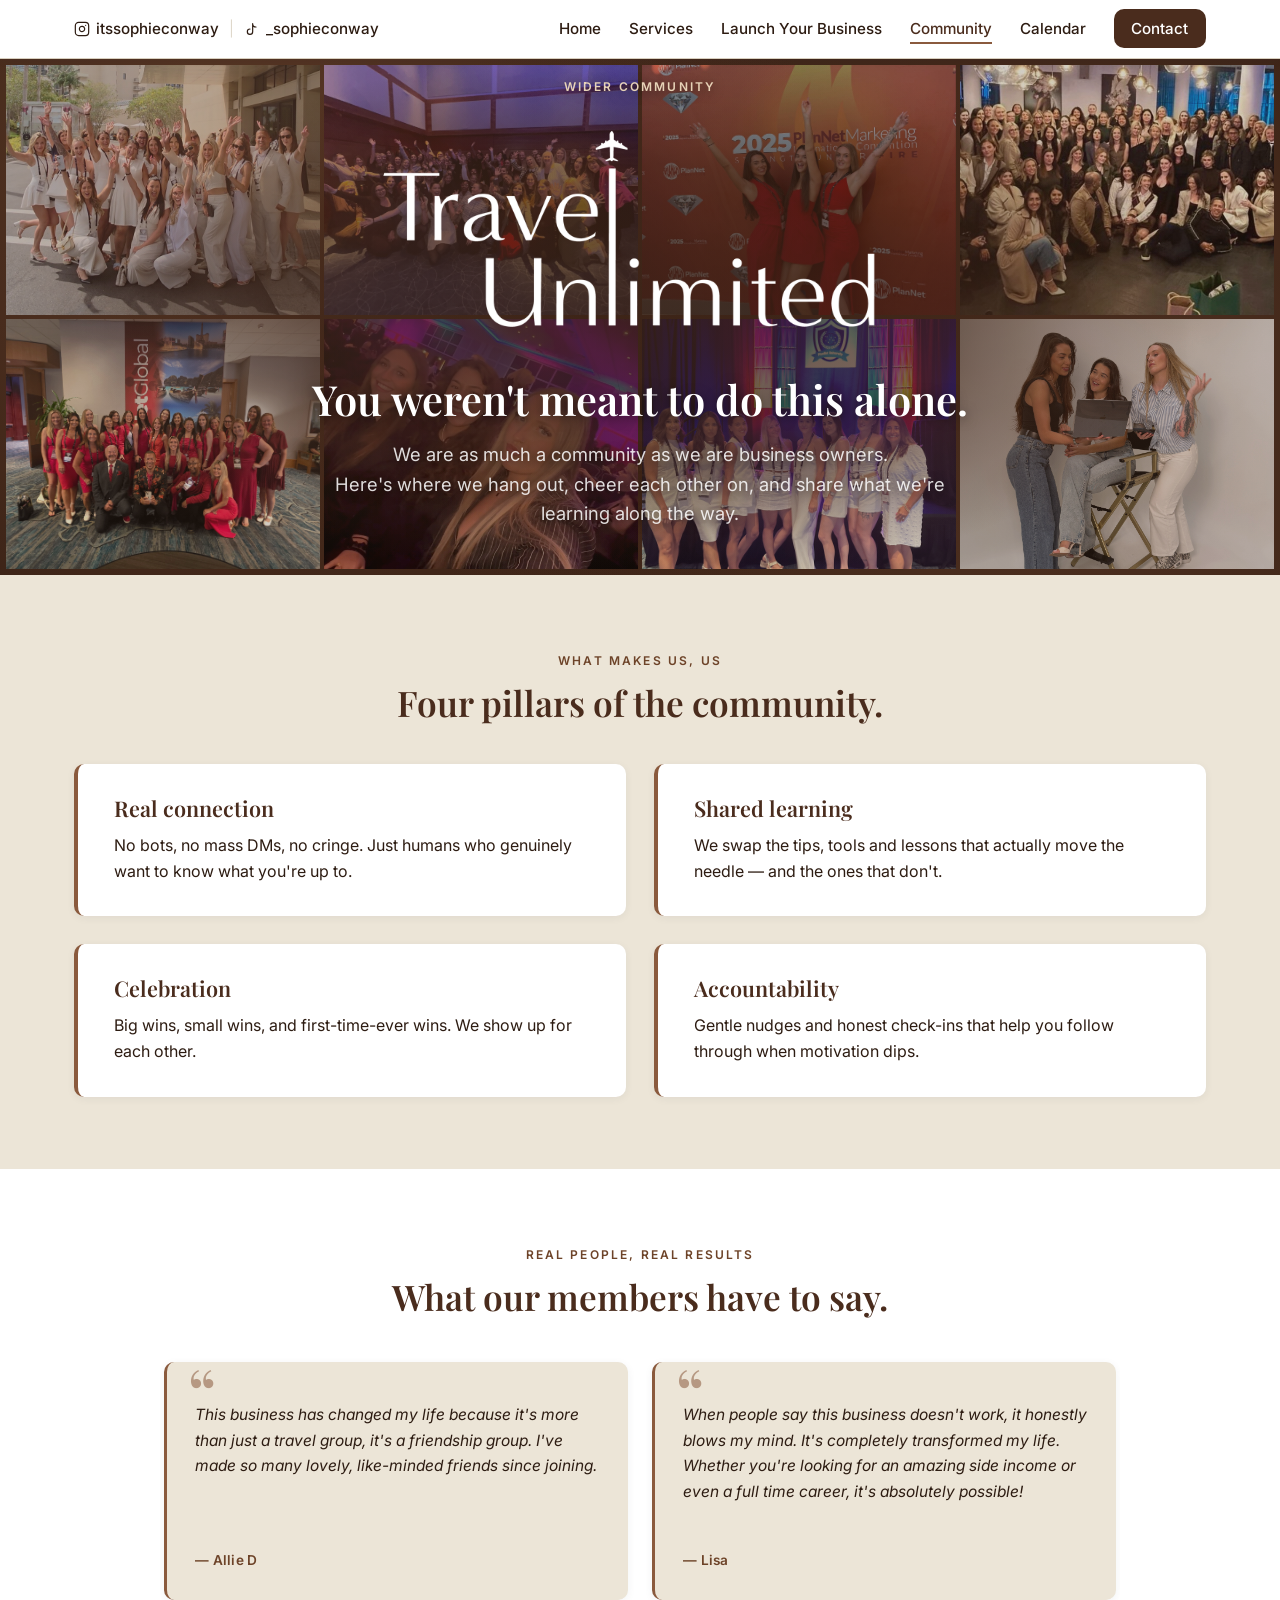
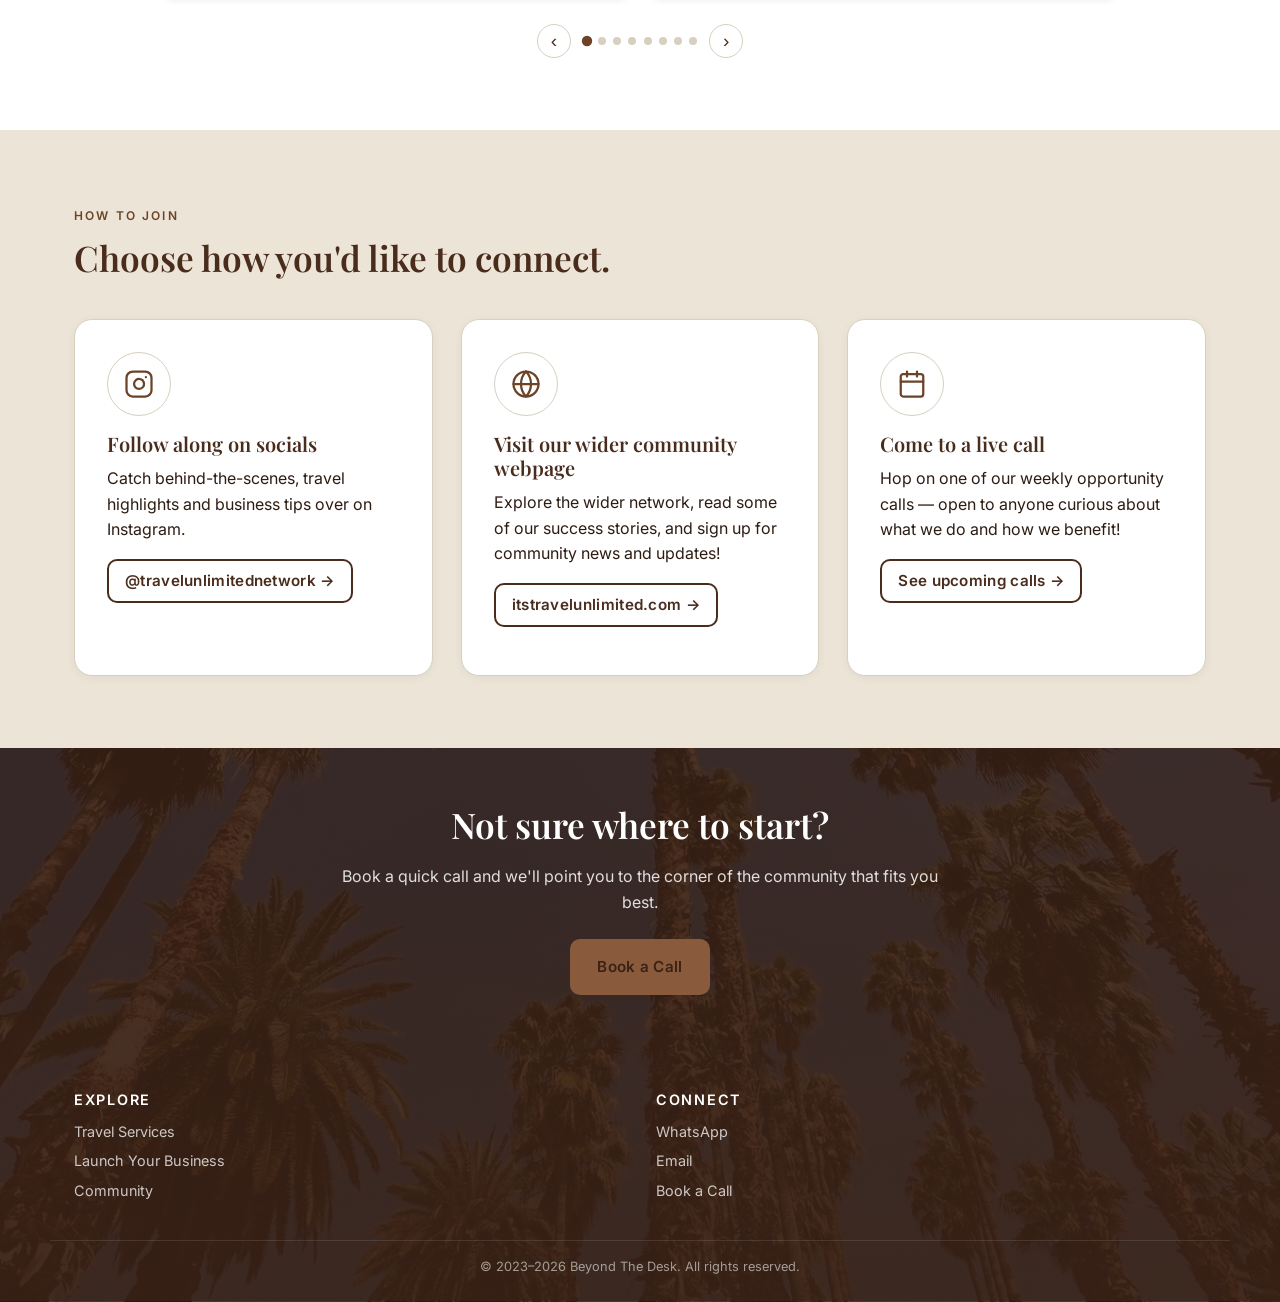
<file: community.html>
<!DOCTYPE html>
<html lang="en">
<head>
  <meta charset="UTF-8" />
  <meta name="viewport" content="width=device-width, initial-scale=1.0" />
  <title>Community — Beyond The Desk</title>
  <meta name="description" content="Join the Beyond The Desk community — travellers and entrepreneurs cheering each other on." />
  <link rel="preconnect" href="https://fonts.googleapis.com">
  <link rel="preconnect" href="https://fonts.gstatic.com" crossorigin>
  <link href="https://fonts.googleapis.com/css2?family=Alex+Brush&family=Allura&family=Inter:wght@400;500;600;700&family=Playfair+Display:ital,wght@0,500;0,600;0,700;1,500&display=swap" rel="stylesheet">
  <link rel="stylesheet" href="css/styles.css" />
</head>
<body>

  <!-- ============ HEADER ============ -->
  <header class="site-header">
    <nav class="nav" aria-label="Main">
      <div class="nav__socials">
        <a href="https://www.instagram.com/itssophieconway/" target="_blank" rel="noopener" class="nav__social" aria-label="Instagram — itssophieconway">
          <svg viewBox="0 0 24 24" fill="none" stroke="currentColor" stroke-width="1.8" stroke-linecap="round" stroke-linejoin="round" aria-hidden="true">
            <rect x="2" y="2" width="20" height="20" rx="5" ry="5"/>
            <path d="M16 11.37A4 4 0 1 1 12.63 8 4 4 0 0 1 16 11.37z"/>
            <line x1="17.5" y1="6.5" x2="17.51" y2="6.5"/>
          </svg>
          <span>itssophieconway</span>
        </a>
        <span class="nav__sep" aria-hidden="true">|</span>
        <a href="https://www.tiktok.com/@_sophieconway" target="_blank" rel="noopener" class="nav__social" aria-label="TikTok — _sophieconway">
          <svg viewBox="0 0 24 24" fill="none" stroke="currentColor" stroke-width="1.8" stroke-linecap="round" stroke-linejoin="round" aria-hidden="true">
            <path d="M9 12a4 4 0 1 0 4 4V4a5 5 0 0 0 5 5"/>
          </svg>
          <span>_sophieconway</span>
        </a>
      </div>
      <button class="nav__toggle" aria-label="Toggle menu" aria-expanded="false"><svg viewBox="0 0 24 24" fill="none" stroke="currentColor" stroke-width="1.8" stroke-linecap="round" stroke-linejoin="round" aria-hidden="true"><line x1="4" y1="7" x2="20" y2="7"/><line x1="4" y1="12" x2="20" y2="12"/><line x1="4" y1="17" x2="20" y2="17"/></svg></button>
      <ul class="nav__links">
        <li><a href="index.html">Home</a></li>
        <li><a href="services.html">Services</a></li>
        <li><a href="business.html">Launch Your Business</a></li>
        <li><a href="community.html">Community</a></li>
        <li><a href="calendar.html">Calendar</a></li>
        <li><a href="contact.html" class="nav__cta">Contact</a></li>
      </ul>
    </nav>
  </header>

  <!-- ============ HERO ============ -->
  <section class="hero hero--sub hero--logo hero--with-photos">
    <div class="hero__photo-wall" aria-hidden="true">
      <img src="assets/IMG_5358.jpg" alt="" style="object-position: center 35%;" />
      <img src="assets/IMG_4002.JPG" alt="" style="object-position: center 55%;" />
      <img src="assets/338D6FE2-BA3B-4D4C-A5B1-3DA29D88E29C.JPG" alt="" style="object-position: center 45%;" />
      <img src="assets/IMG_2297.jpg" alt="" style="object-position: center 30%;" />
      <img src="assets/20250904_124311_Original.jpg" alt="" style="object-position: center 52%;" />
      <img src="assets/IMG_5359.jpg" alt="" style="object-position: center 30%;" />
      <img src="assets/IMG_4291.JPG" alt="" style="object-position: center 47%;" />
      <img src="assets/IMG_4323.JPG" alt="" style="object-position: center 42%;" />
    </div>
    <div class="container hero__inner">
      <span class="eyebrow">Wider Community</span>
      <div class="hero-logo">
        <img src="assets/blacklargelogo-01.png.webp" alt="Travel Unlimited" />
      </div>
      <h1 class="hero__subtitle">You weren't meant to do this alone.</h1>
      <p class="lead">
        We are as much a community as we are business owners.<br>
        Here's where we hang out, cheer each other on, and share what we're learning along the way.
      </p>
    </div>
  </section>

  <!-- ============ PILLARS ============ -->
  <section class="section">
    <div class="container">
      <div class="text-center" style="max-width:720px;margin:0 auto 2.5rem;">
        <span class="eyebrow">What Makes Us, Us</span>
        <h2>Four pillars of the community.</h2>
      </div>
      <div class="grid grid--2">
        <div class="pillar">
          <h3>Real connection</h3>
          <p>No bots, no mass DMs, no cringe. Just humans who genuinely want to know what you're up to.</p>
        </div>
        <div class="pillar">
          <h3>Shared learning</h3>
          <p>We swap the tips, tools and lessons that actually move the needle — and the ones that don't.</p>
        </div>
        <div class="pillar">
          <h3>Celebration</h3>
          <p>Big wins, small wins, and first-time-ever wins. We show up for each other.</p>
        </div>
        <div class="pillar">
          <h3>Accountability</h3>
          <p>Gentle nudges and honest check-ins that help you follow through when motivation dips.</p>
        </div>
      </div>
    </div>
  </section>

  <!-- ============ TESTIMONIALS ============ -->
  <section class="section section--alt">
    <div class="container">
      <div class="text-center" style="max-width:720px;margin:0 auto 2.5rem;">
        <span class="eyebrow">Real People, Real Results</span>
        <h2>What our members have to say.</h2>
      </div>

      <div class="testimonial-carousel" id="testimonial-carousel">
        <div class="testimonial-carousel__viewport">
          <div class="testimonial-carousel__track"></div>
        </div>
        <div class="testimonial-carousel__controls">
          <button class="testimonial-carousel__btn" data-dir="-1" aria-label="Previous testimonial">&lsaquo;</button>
          <div class="testimonial-carousel__dots" aria-hidden="true"></div>
          <button class="testimonial-carousel__btn" data-dir="1" aria-label="Next testimonial">&rsaquo;</button>
        </div>
      </div>
    </div>
  </section>

  <!-- ============ HOW TO JOIN ============ -->
  <section class="section">
    <div class="container">
      <span class="eyebrow">How to Join</span>
      <h2>Choose how you'd like to connect.</h2>
      <div class="grid grid--3 mt-lg">
        <div class="card">
          <div class="card__icon" aria-hidden="true">
            <svg viewBox="0 0 24 24" fill="none" stroke="currentColor" stroke-width="1.8" stroke-linecap="round" stroke-linejoin="round">
              <rect x="2" y="2" width="20" height="20" rx="5" ry="5"/>
              <path d="M16 11.37A4 4 0 1 1 12.63 8 4 4 0 0 1 16 11.37z"/>
              <line x1="17.5" y1="6.5" x2="17.51" y2="6.5"/>
            </svg>
          </div>
          <h3>Follow along on socials</h3>
          <p>Catch behind-the-scenes, travel highlights and business tips over on Instagram.</p>
          <p style="margin-top:.75rem;"><a href="https://www.instagram.com/travelunlimitednetwork" target="_blank" rel="noopener" class="btn btn--outline" style="padding:.5rem 1rem;">@travelunlimitednetwork &rarr;</a></p>
        </div>
        <div class="card">
          <div class="card__icon" aria-hidden="true">
            <svg viewBox="0 0 24 24" fill="none" stroke="currentColor" stroke-width="1.8" stroke-linecap="round" stroke-linejoin="round">
              <circle cx="12" cy="12" r="10"/>
              <path d="M12 2a14.5 14.5 0 0 0 0 20 14.5 14.5 0 0 0 0-20"/>
              <path d="M2 12h20"/>
            </svg>
          </div>
          <h3>Visit our wider community webpage</h3>
          <p>Explore the wider network, read some of our success stories, and sign up for community news and updates!</p>
          <p style="margin-top:.75rem;"><a href="https://www.itstravelunlimited.com/" target="_blank" rel="noopener" class="btn btn--outline" style="padding:.5rem 1rem;">itstravelunlimited.com &rarr;</a></p>
        </div>
        <div class="card">
          <div class="card__icon" aria-hidden="true">
            <svg viewBox="0 0 24 24" fill="none" stroke="currentColor" stroke-width="1.8" stroke-linecap="round" stroke-linejoin="round">
              <rect x="3" y="4" width="18" height="18" rx="2"/>
              <path d="M16 2v4"/>
              <path d="M8 2v4"/>
              <path d="M3 10h18"/>
            </svg>
          </div>
          <h3>Come to a live call</h3>
          <p>Hop on one of our weekly opportunity calls — open to anyone curious about what we do and how we benefit!</p>
          <p style="margin-top:.75rem;"><a href="calendar.html" class="btn btn--outline" style="padding:.5rem 1rem;">See upcoming calls &rarr;</a></p>
        </div>
      </div>
    </div>
  </section>

  <!-- ============ CTA BAND + FOOTER (shared palm background) ============ -->
  <div class="palm-footer-wrap">
  <section class="cta-band">
    <div class="container">
      <h2>Not sure where to start?</h2>
      <p>Book a quick call and we'll point you to the corner of the community that fits you best.</p>
      <a href="contact.html" class="btn btn--accent">Book a Call</a>
    </div>
  </section>

  <!-- ============ FOOTER ============ -->
  <footer class="site-footer">
    <div class="container" style="grid-template-columns: 1fr 1fr;">
      <div>
        <h4>Explore</h4>
        <ul>
          <li><a href="services.html">Travel Services</a></li>
          <li><a href="business.html">Launch Your Business</a></li>
          <li><a href="community.html">Community</a></li>
        </ul>
      </div>
      <div>
        <h4>Connect</h4>
        <ul>
          <li><a href="contact.html">WhatsApp</a></li>
          <li><a href="contact.html">Email</a></li>
          <li><a href="contact.html">Book a Call</a></li>
        </ul>
      </div>
    </div>
    <div class="footer-bottom">
      &copy; 2023&ndash;<span id="year"></span> Beyond The Desk. All rights reserved.
    </div>
  </footer>
  </div>

  <script src="js/main.js"></script>
  <script>document.getElementById("year").textContent = new Date().getFullYear();</script>

  <!-- ============ TESTIMONIAL CAROUSEL ============ -->
  <script>
    (function () {
      // Ordered so paired slides never contain two quotes from the same person
      const TESTIMONIALS = [
        { quote: "This business has changed my life because it's more than just a travel group, it's a friendship group. I've made so many lovely, like-minded friends since joining.", name: "Allie D" },
        { quote: "When people say this business doesn't work, it honestly blows my mind. It's completely transformed my life. Whether you're looking for an amazing side income or even a full time career, it's absolutely possible!", name: "Lisa" },
        { quote: "I just love how supportive people are on here 😍 It's so nice to see!! ❤️❤️", name: "Kayley" },
        { quote: "My travel commission gives me extra income, which enables me to travel more.", name: "Allie D" },
        { quote: "I joined this business only 3 weeks ago and I have already booked over £10,000 worth of travel! I absolutely love my new venture and even all my work colleagues have noticed how happy this has made me in such a short space of time 😊", name: "Emma" },
        { quote: "I have grown so much personally, not only from all the FREE training we have access to, but also from having an incredible mentor. X", name: "Allie D" },
        { quote: "It's great being part of such a supportive and collaborative group x", name: "Sofia" },
        { quote: "It really is a great supportive community which I know you do not get elsewhere xxx", name: "Natasha B" },
        { quote: "I love this group, and even if I never made any sales commission, I would never leave.", name: "Allie D" },
        { quote: "I made an incredible saving for my parents! Another reason why I love this business 🫶🏼", name: "Ellie G" },
        { quote: "This business is amazing at bringing people into your life, it really is 😊", name: "Amanda" },
        { quote: "I don't think people understand how good we have it here!!! We get so much for £32 per month, it's outstanding! I will never take this business for granted ever xx", name: "Natasha B" },
        { quote: "Just joined last week so was really nice to see what a helpful and supportive community we've got 🫶🏼", name: "Gloria R" },
        { quote: "I've used this business to save myself some amazing money on my own trips and feel so much more focussed this year 🫶🏼🎉", name: "Nikki" },
        { quote: "This business works if you work, and it's unbelievable when you get into it, take time to learn, and educate yourself on it 🤍 such an amazing opportunity &amp; huge potential for amazing outcome", name: "Natasha B" }
      ];

      const root = document.getElementById("testimonial-carousel");
      if (!root) return;

      const track = root.querySelector(".testimonial-carousel__track");
      const dotsWrap = root.querySelector(".testimonial-carousel__dots");
      const btns = root.querySelectorAll(".testimonial-carousel__btn");

      // Group into pairs (last slide may be a solo if odd-count)
      const SLIDES = [];
      for (let i = 0; i < TESTIMONIALS.length; i += 2) {
        SLIDES.push(TESTIMONIALS.slice(i, i + 2));
      }

      function renderTestimonial(t) {
        return (
          '<figure class="testimonial">' +
            '<div class="testimonial__mark" aria-hidden="true">&ldquo;</div>' +
            '<blockquote class="testimonial__quote">' + t.quote + '</blockquote>' +
            '<figcaption class="testimonial__author">— ' + t.name + '</figcaption>' +
          '</figure>'
        );
      }

      // Build slides (each slide holds up to 2 testimonials side by side)
      track.innerHTML = SLIDES.map(function (pair) {
        const soloCls = pair.length === 1 ? ' testimonial--slide--solo' : '';
        return (
          '<div class="testimonial--slide' + soloCls + '">' +
            pair.map(renderTestimonial).join("") +
          '</div>'
        );
      }).join("");

      // Build dots
      dotsWrap.innerHTML = SLIDES.map(function (_, i) {
        return '<button type="button" class="testimonial-dot" data-index="' + i + '" aria-label="Go to slide ' + (i + 1) + '"></button>';
      }).join("");

      const slides = track.querySelectorAll(".testimonial--slide");
      const dots = dotsWrap.querySelectorAll(".testimonial-dot");
      let index = 0;

      // Auto-advance settings
      const INTERVAL_MS = 5000;   // 5s per slide
      const HOVER_MS    = 15000;  // up to 15s when hovering / focused
      let timer = null;
      let isHovering = false;

      function update() {
        slides.forEach(function (s, i) {
          s.classList.toggle("is-active", i === index);
        });
        dots.forEach(function (d, i) {
          d.classList.toggle("is-active", i === index);
        });
      }

      function go(dir) {
        index = (index + dir + SLIDES.length) % SLIDES.length;
        update();
      }

      function schedule() {
        clearTimeout(timer);
        const delay = isHovering ? HOVER_MS : INTERVAL_MS;
        timer = setTimeout(function () {
          go(1);
          schedule();
        }, delay);
      }

      btns.forEach(function (b) {
        b.addEventListener("click", function () {
          go(parseInt(b.getAttribute("data-dir"), 10));
          schedule();
        });
      });

      dots.forEach(function (d) {
        d.addEventListener("click", function () {
          index = parseInt(d.getAttribute("data-index"), 10);
          update();
          schedule();
        });
      });

      root.addEventListener("mouseenter", function () { isHovering = true; schedule(); });
      root.addEventListener("mouseleave", function () { isHovering = false; schedule(); });
      root.addEventListener("focusin",   function () { isHovering = true; schedule(); });
      root.addEventListener("focusout",  function () { isHovering = false; schedule(); });

      document.addEventListener("visibilitychange", function () {
        if (document.hidden) { clearTimeout(timer); } else { schedule(); }
      });

      update();
      schedule();
    })();
  </script>
</body>
</html>
</file>
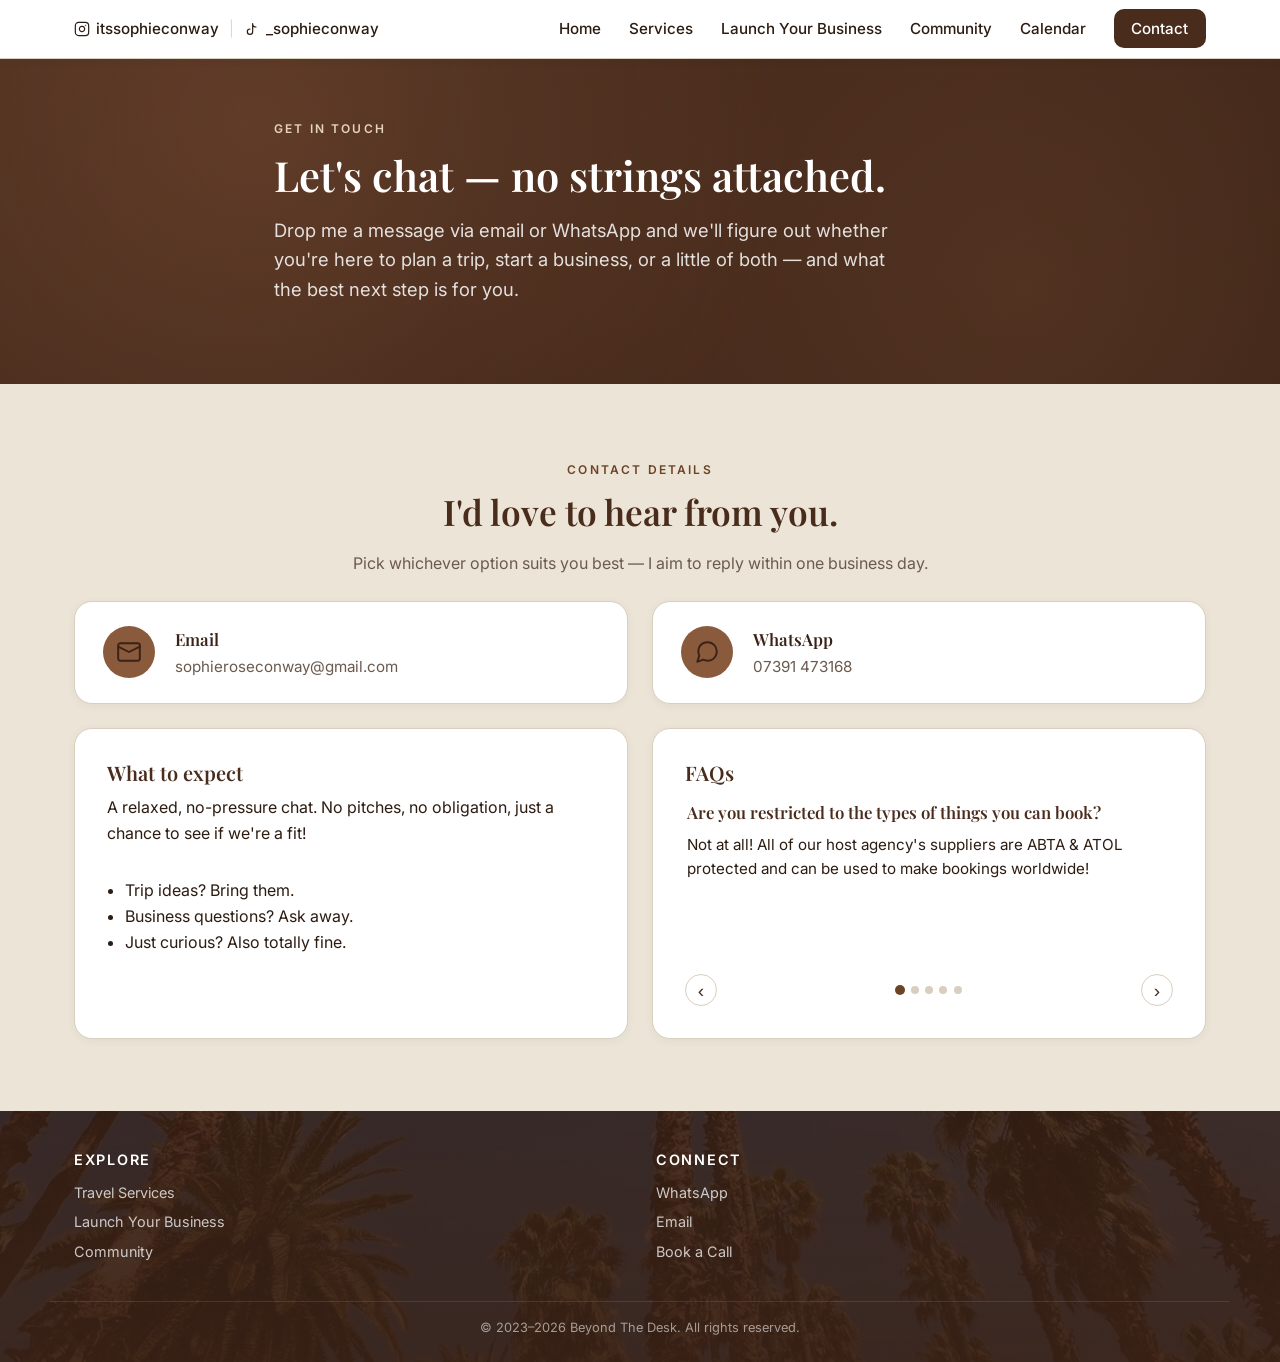
<file: contact.html>
<!DOCTYPE html>
<html lang="en">
<head>
  <meta charset="UTF-8" />
  <meta name="viewport" content="width=device-width, initial-scale=1.0" />
  <title>Book a Call — Beyond The Desk</title>
  <meta name="description" content="Book a free discovery call with Beyond The Desk." />
  <link rel="preconnect" href="https://fonts.googleapis.com">
  <link rel="preconnect" href="https://fonts.gstatic.com" crossorigin>
  <link href="https://fonts.googleapis.com/css2?family=Alex+Brush&family=Allura&family=Inter:wght@400;500;600;700&family=Playfair+Display:ital,wght@0,500;0,600;0,700;1,500&display=swap" rel="stylesheet">
  <link rel="stylesheet" href="css/styles.css" />
</head>
<body>

  <!-- ============ HEADER ============ -->
  <header class="site-header">
    <nav class="nav" aria-label="Main">
      <div class="nav__socials">
        <a href="https://www.instagram.com/itssophieconway/" target="_blank" rel="noopener" class="nav__social" aria-label="Instagram — itssophieconway">
          <svg viewBox="0 0 24 24" fill="none" stroke="currentColor" stroke-width="1.8" stroke-linecap="round" stroke-linejoin="round" aria-hidden="true">
            <rect x="2" y="2" width="20" height="20" rx="5" ry="5"/>
            <path d="M16 11.37A4 4 0 1 1 12.63 8 4 4 0 0 1 16 11.37z"/>
            <line x1="17.5" y1="6.5" x2="17.51" y2="6.5"/>
          </svg>
          <span>itssophieconway</span>
        </a>
        <span class="nav__sep" aria-hidden="true">|</span>
        <a href="https://www.tiktok.com/@_sophieconway" target="_blank" rel="noopener" class="nav__social" aria-label="TikTok — _sophieconway">
          <svg viewBox="0 0 24 24" fill="none" stroke="currentColor" stroke-width="1.8" stroke-linecap="round" stroke-linejoin="round" aria-hidden="true">
            <path d="M9 12a4 4 0 1 0 4 4V4a5 5 0 0 0 5 5"/>
          </svg>
          <span>_sophieconway</span>
        </a>
      </div>
      <button class="nav__toggle" aria-label="Toggle menu" aria-expanded="false"><svg viewBox="0 0 24 24" fill="none" stroke="currentColor" stroke-width="1.8" stroke-linecap="round" stroke-linejoin="round" aria-hidden="true"><line x1="4" y1="7" x2="20" y2="7"/><line x1="4" y1="12" x2="20" y2="12"/><line x1="4" y1="17" x2="20" y2="17"/></svg></button>
      <ul class="nav__links">
        <li><a href="index.html">Home</a></li>
        <li><a href="services.html">Services</a></li>
        <li><a href="business.html">Launch Your Business</a></li>
        <li><a href="community.html">Community</a></li>
        <li><a href="calendar.html">Calendar</a></li>
        <li><a href="contact.html" class="nav__cta">Contact</a></li>
      </ul>
    </nav>
  </header>

  <!-- ============ HERO ============ -->
  <section class="hero hero--sub">
    <div class="container hero__inner">
      <span class="eyebrow">Get in Touch</span>
      <h1>Let's chat — no strings attached.</h1>
      <p class="lead">
        Drop me a message via email or WhatsApp and we'll figure out whether you're here to plan a trip,
        start a business, or a little of both — and what the best next step is for you.
      </p>
    </div>
  </section>

  <!-- ============ CONTACT ============ -->
  <section class="section">
    <div class="container">
      <div class="text-center" style="max-width:720px;margin:0 auto 0.5rem;">
        <span class="eyebrow">Contact Details</span>
        <h2>I'd love to hear from you.</h2>
        <p style="color:var(--color-muted);">
          Pick whichever option suits you best &mdash; I aim to reply within one business day.
        </p>
      </div>

      <div class="contact-methods">
        <a href="mailto:sophieroseconway@gmail.com" class="contact-method">
          <span class="contact-method__icon" aria-hidden="true">
            <svg viewBox="0 0 24 24" fill="none" stroke="currentColor" stroke-width="1.8" stroke-linecap="round" stroke-linejoin="round">
              <rect x="2" y="4" width="20" height="16" rx="2"/>
              <path d="m22 7-10 5L2 7"/>
            </svg>
          </span>
          <span class="contact-method__text">
            <span class="contact-method__label">Email</span>
            <span class="contact-method__value">sophieroseconway@gmail.com</span>
          </span>
        </a>

        <a href="https://wa.me/447391473168" target="_blank" rel="noopener" class="contact-method">
          <span class="contact-method__icon" aria-hidden="true">
            <svg viewBox="0 0 24 24" fill="none" stroke="currentColor" stroke-width="1.8" stroke-linecap="round" stroke-linejoin="round">
              <path d="M21 11.5a8.38 8.38 0 0 1-.9 3.8 8.5 8.5 0 0 1-7.6 4.7 8.38 8.38 0 0 1-3.8-.9L3 21l1.9-5.7a8.38 8.38 0 0 1-.9-3.8 8.5 8.5 0 0 1 4.7-7.6 8.38 8.38 0 0 1 3.8-.9h.5a8.48 8.48 0 0 1 8 8v.5z"/>
            </svg>
          </span>
          <span class="contact-method__text">
            <span class="contact-method__label">WhatsApp</span>
            <span class="contact-method__value">07391 473168</span>
          </span>
        </a>
      </div>

      <div class="info-grid">
        <div class="card">
          <h3>What to expect</h3>
          <p>A relaxed, no-pressure chat. No pitches, no obligation, just a chance to see if we're a fit!</p>
          <ul style="margin:1rem 0 0; padding-left:1.1rem;">
            <li>Trip ideas? Bring them.</li>
            <li>Business questions? Ask away.</li>
            <li>Just curious? Also totally fine.</li>
          </ul>
        </div>

        <div class="card faq-carousel" id="faq-carousel">
          <div class="faq-carousel__top">
            <h3>FAQs</h3>
          </div>
          <div class="faq-carousel__viewport">
            <div class="faq-carousel__track"></div>
          </div>
          <div class="faq-carousel__controls">
            <button class="faq-carousel__btn" data-dir="-1" aria-label="Previous question">&lsaquo;</button>
            <div class="faq-carousel__dots" aria-hidden="true"></div>
            <button class="faq-carousel__btn" data-dir="1" aria-label="Next question">&rsaquo;</button>
          </div>
        </div>
      </div>
    </div>
  </section>

  <!-- ============ FOOTER ============ -->
  <footer class="site-footer">
    <div class="container" style="grid-template-columns: 1fr 1fr;">
      <div>
        <h4>Explore</h4>
        <ul>
          <li><a href="services.html">Travel Services</a></li>
          <li><a href="business.html">Launch Your Business</a></li>
          <li><a href="community.html">Community</a></li>
        </ul>
      </div>
      <div>
        <h4>Connect</h4>
        <ul>
          <li><a href="contact.html">WhatsApp</a></li>
          <li><a href="contact.html">Email</a></li>
          <li><a href="contact.html">Book a Call</a></li>
        </ul>
      </div>
    </div>
    <div class="footer-bottom">
      &copy; 2023&ndash;<span id="year"></span> Beyond The Desk. All rights reserved.
    </div>
  </footer>

  <script src="js/main.js"></script>
  <script>document.getElementById("year").textContent = new Date().getFullYear();</script>

  <!-- ============ FAQ CAROUSEL ============ -->
  <script>
    (function () {
      const FAQS = [
        {
          q: "Are you restricted to the types of things you can book?",
          a: "Not at all! All of our host agency's suppliers are ABTA &amp; ATOL protected and can be used to make bookings worldwide!"
        },
        {
          q: "Is it cheaper to use an independent travel agent for my bookings?",
          a: "The short answer — yes! Travel is a competitive industry with rates constantly changing. I'll aim to achieve the most reasonable deal within your budget, and even throw in some extras where possible to give it that special touch!"
        },
        {
          q: "If I launch my business, do I need a big social media following to be successful?",
          a: "Nope! I started with ZERO followers. Travel is one of the most sought-after products, and personal referrals and recommendations are a valuable and reliable avenue to expand your business!"
        },
        {
          q: "Where can I find clients?",
          a: "Look around you — EVERYONE is booking travel in some form! Plus, you're already booking trips and activities that you can earn back from too!"
        },
        {
          q: "How do I get started?",
          a: "Sign up takes less than 5 minutes! You register and then your training is all online and takes around 2 hours. You can split it up — it doesn't have to be done all at once!"
        }
      ];

      const root = document.getElementById("faq-carousel");
      if (!root) return;

      const track = root.querySelector(".faq-carousel__track");
      const dotsWrap = root.querySelector(".faq-carousel__dots");
      const btns = root.querySelectorAll(".faq-carousel__btn");

      // Build slides
      track.innerHTML = FAQS.map(function (item) {
        return (
          '<div class="faq-slide">' +
            '<p class="faq-q">' + item.q + '</p>' +
            '<p class="faq-a">' + item.a + '</p>' +
          '</div>'
        );
      }).join("");

      // Build dots
      dotsWrap.innerHTML = FAQS.map(function (_, i) {
        return '<button type="button" class="faq-dot" data-index="' + i + '" aria-label="Go to question ' + (i + 1) + '"></button>';
      }).join("");

      const dots = dotsWrap.querySelectorAll(".faq-dot");
      const slides = track.querySelectorAll(".faq-slide");
      let index = 0;

      // Auto-advance settings
      const INTERVAL_MS = 5000;   // 5s between transitions
      const HOVER_MS    = 12000;  // longer pause when hovering
      let timer = null;
      let isHovering = false;

      function update() {
        slides.forEach(function (s, i) {
          s.classList.toggle("is-active", i === index);
        });
        dots.forEach(function (d, i) {
          d.classList.toggle("is-active", i === index);
        });
      }

      function go(dir) {
        index = (index + dir + FAQS.length) % FAQS.length;
        update();
      }

      function schedule() {
        clearTimeout(timer);
        const delay = isHovering ? HOVER_MS : INTERVAL_MS;
        timer = setTimeout(function () {
          go(1);
          schedule();
        }, delay);
      }

      function resetTimer() {
        schedule();
      }

      btns.forEach(function (b) {
        b.addEventListener("click", function () {
          go(parseInt(b.getAttribute("data-dir"), 10));
          resetTimer();
        });
      });

      dots.forEach(function (d) {
        d.addEventListener("click", function () {
          index = parseInt(d.getAttribute("data-index"), 10);
          update();
          resetTimer();
        });
      });

      // Longer pause on hover / focus
      root.addEventListener("mouseenter", function () {
        isHovering = true;
        schedule();
      });
      root.addEventListener("mouseleave", function () {
        isHovering = false;
        schedule();
      });
      root.addEventListener("focusin", function () {
        isHovering = true;
        schedule();
      });
      root.addEventListener("focusout", function () {
        isHovering = false;
        schedule();
      });

      // Pause completely when the tab isn't visible
      document.addEventListener("visibilitychange", function () {
        if (document.hidden) {
          clearTimeout(timer);
        } else {
          schedule();
        }
      });

      update();
      schedule();
    })();
  </script>

  <!-- CALENDLY BOOKING WIDGET DISABLED. Calendly URL on file: https://calendly.com/itssophieconway/discovery-call — to re-enable, ask Claude to put the Calendly block back in. -->



</body>
</html>
</file>
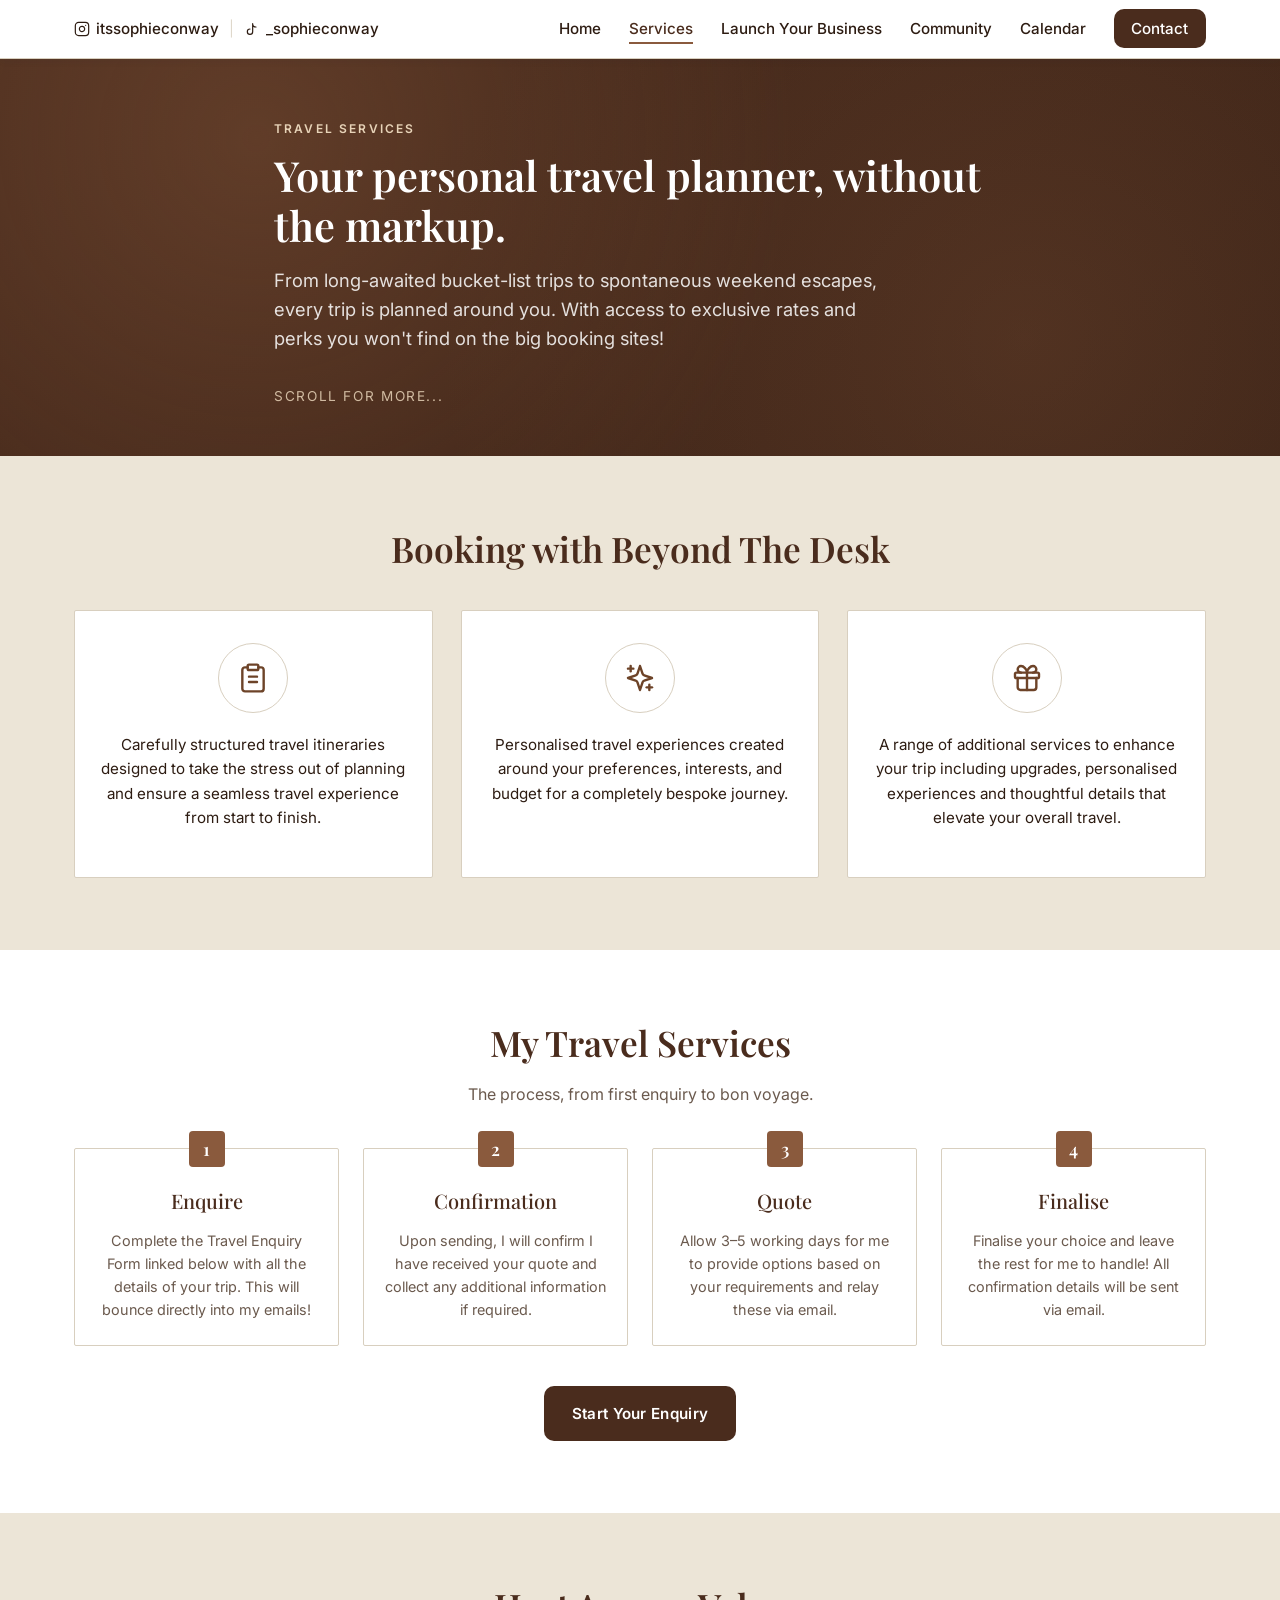
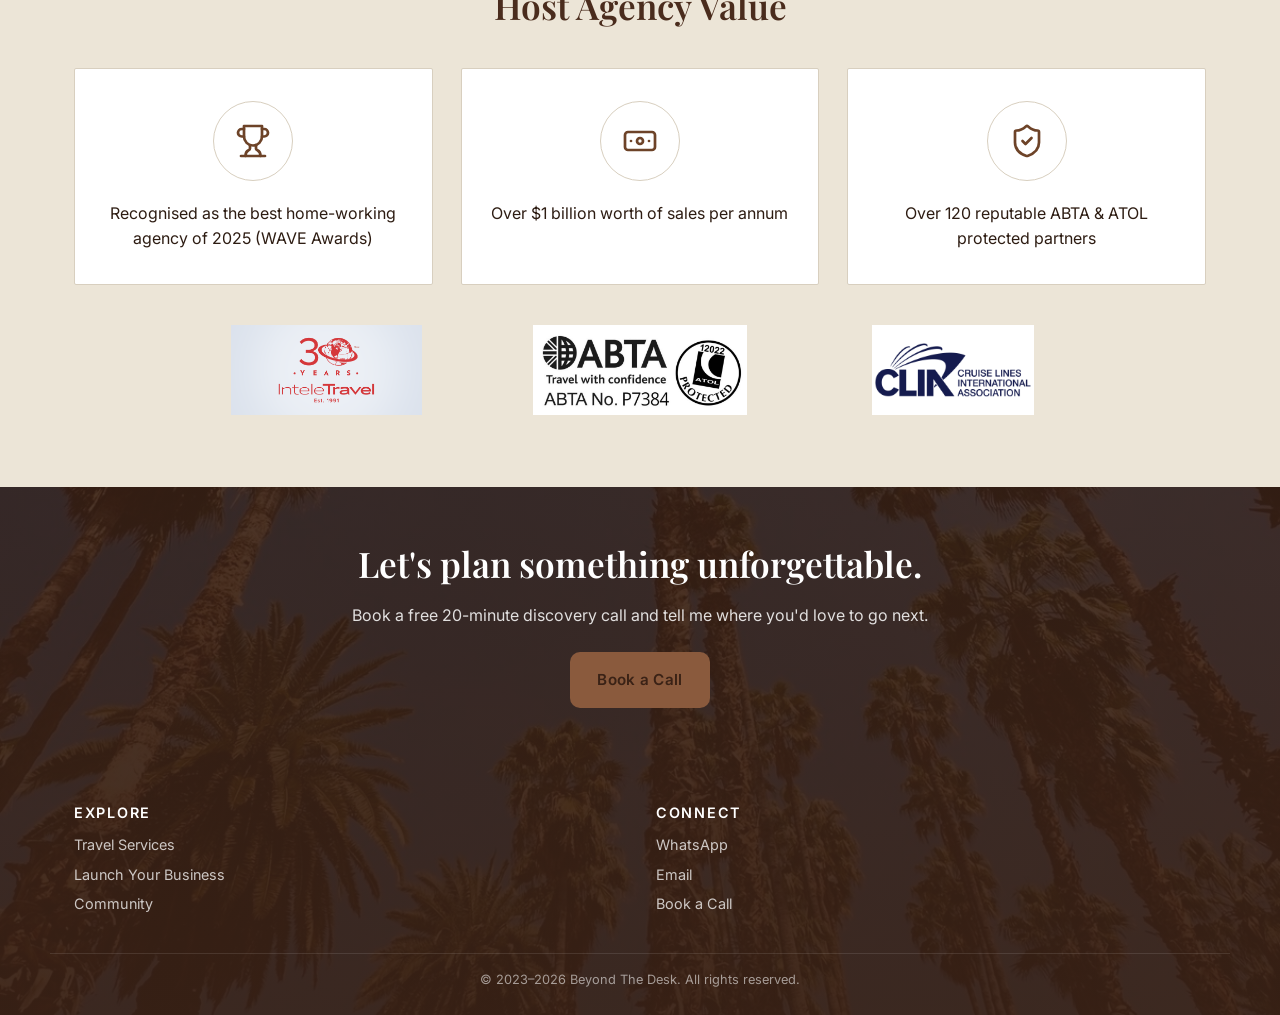
<file: services.html>
<!DOCTYPE html>
<html lang="en">
<head>
  <meta charset="UTF-8" />
  <meta name="viewport" content="width=device-width, initial-scale=1.0" />
  <title>Travel Services — Beyond The Desk</title>
  <meta name="description" content="Curated travel services from Beyond The Desk — personalised itineraries, a clear booking process, and the buying power of a leading host agency." />
  <link rel="preconnect" href="https://fonts.googleapis.com">
  <link rel="preconnect" href="https://fonts.gstatic.com" crossorigin>
  <link href="https://fonts.googleapis.com/css2?family=Alex+Brush&family=Allura&family=Inter:wght@400;500;600;700&family=Playfair+Display:ital,wght@0,500;0,600;0,700;1,500&display=swap" rel="stylesheet">
  <link rel="stylesheet" href="css/styles.css" />
</head>
<body>

  <!-- ============ HEADER ============ -->
  <header class="site-header">
    <nav class="nav" aria-label="Main">
      <div class="nav__socials">
        <a href="https://www.instagram.com/itssophieconway/" target="_blank" rel="noopener" class="nav__social" aria-label="Instagram — itssophieconway">
          <svg viewBox="0 0 24 24" fill="none" stroke="currentColor" stroke-width="1.8" stroke-linecap="round" stroke-linejoin="round" aria-hidden="true">
            <rect x="2" y="2" width="20" height="20" rx="5" ry="5"/>
            <path d="M16 11.37A4 4 0 1 1 12.63 8 4 4 0 0 1 16 11.37z"/>
            <line x1="17.5" y1="6.5" x2="17.51" y2="6.5"/>
          </svg>
          <span>itssophieconway</span>
        </a>
        <span class="nav__sep" aria-hidden="true">|</span>
        <a href="https://www.tiktok.com/@_sophieconway" target="_blank" rel="noopener" class="nav__social" aria-label="TikTok — _sophieconway">
          <svg viewBox="0 0 24 24" fill="none" stroke="currentColor" stroke-width="1.8" stroke-linecap="round" stroke-linejoin="round" aria-hidden="true">
            <path d="M9 12a4 4 0 1 0 4 4V4a5 5 0 0 0 5 5"/>
          </svg>
          <span>_sophieconway</span>
        </a>
      </div>
      <button class="nav__toggle" aria-label="Toggle menu" aria-expanded="false"><svg viewBox="0 0 24 24" fill="none" stroke="currentColor" stroke-width="1.8" stroke-linecap="round" stroke-linejoin="round" aria-hidden="true"><line x1="4" y1="7" x2="20" y2="7"/><line x1="4" y1="12" x2="20" y2="12"/><line x1="4" y1="17" x2="20" y2="17"/></svg></button>
      <ul class="nav__links">
        <li><a href="index.html">Home</a></li>
        <li><a href="services.html">Services</a></li>
        <li><a href="business.html">Launch Your Business</a></li>
        <li><a href="community.html">Community</a></li>
        <li><a href="calendar.html">Calendar</a></li>
        <li><a href="contact.html" class="nav__cta">Contact</a></li>
      </ul>
    </nav>
  </header>

  <!-- ============ HERO ============ -->
  <section class="hero hero--sub">
    <div class="container hero__inner">
      <span class="eyebrow">Travel Services</span>
      <h1>Your personal travel planner, without the markup.</h1>
      <p class="lead">
        From long-awaited bucket-list trips to spontaneous weekend escapes, every trip is planned around you.
        With access to exclusive rates and perks you won't find on the big booking sites!
      </p>
      <p class="hero__scroll-prompt">scroll for more...</p>
    </div>
  </section>

  <!-- ============ BOOKING WITH BEYOND THE DESK ============ -->
  <section class="section">
    <div class="container">
      <div class="text-center" style="max-width:720px;margin:0 auto 2.5rem;">
        <h2>Booking with Beyond The Desk</h2>
      </div>

      <div class="grid grid--3">
        <div class="feature-box">
          <div class="icon-box" aria-hidden="true">
            <svg viewBox="0 0 24 24" fill="none" stroke="currentColor" stroke-width="1.8" stroke-linecap="round" stroke-linejoin="round">
              <rect x="8" y="2" width="8" height="4" rx="1"/>
              <path d="M16 4h2a2 2 0 0 1 2 2v14a2 2 0 0 1-2 2H6a2 2 0 0 1-2-2V6a2 2 0 0 1 2-2h2"/>
              <path d="M9 11h6"/>
              <path d="M9 15h6"/>
            </svg>
          </div>
          <p>Carefully structured travel itineraries designed to take the stress out of planning and ensure a seamless travel experience from start to finish.</p>
        </div>
        <div class="feature-box">
          <div class="icon-box" aria-hidden="true">
            <svg viewBox="0 0 24 24" fill="none" stroke="currentColor" stroke-width="1.8" stroke-linecap="round" stroke-linejoin="round">
              <path d="m12 3-1.9 5.8a2 2 0 0 1-1.3 1.3L3 12l5.8 1.9a2 2 0 0 1 1.3 1.3L12 21l1.9-5.8a2 2 0 0 1 1.3-1.3L21 12l-5.8-1.9a2 2 0 0 1-1.3-1.3z"/>
              <path d="M5 3v4"/>
              <path d="M19 17v4"/>
              <path d="M3 5h4"/>
              <path d="M17 19h4"/>
            </svg>
          </div>
          <p>Personalised travel experiences created around your preferences, interests, and budget for a completely bespoke journey.</p>
        </div>
        <div class="feature-box">
          <div class="icon-box" aria-hidden="true">
            <svg viewBox="0 0 24 24" fill="none" stroke="currentColor" stroke-width="1.8" stroke-linecap="round" stroke-linejoin="round">
              <rect x="3" y="8" width="18" height="4" rx="1"/>
              <path d="M12 8v13"/>
              <path d="M19 12v7a2 2 0 0 1-2 2H7a2 2 0 0 1-2-2v-7"/>
              <path d="M7.5 8a2.5 2.5 0 0 1 0-5C9.5 3 12 5.5 12 8c0-2.5 2.5-5 4.5-5a2.5 2.5 0 0 1 0 5"/>
            </svg>
          </div>
          <p>A range of additional services to enhance your trip including upgrades, personalised experiences and thoughtful details that elevate your overall travel.</p>
        </div>
      </div>

    </div>
  </section>

  <!-- ============ MY TRAVEL SERVICES (Process) ============ -->
  <section class="section section--alt">
    <div class="container">
      <div class="text-center" style="max-width:720px;margin:0 auto 1rem;">
        <h2>My Travel Services</h2>
        <p style="color:var(--color-muted);">The process, from first enquiry to bon voyage.</p>
      </div>

      <div class="process-grid">

        <div class="process-step">
          <div class="process-step__num">1</div>
          <h3>Enquire</h3>
          <p>Complete the Travel Enquiry Form linked below with all the details of your trip. This will bounce directly into my emails!</p>
        </div>

        <div class="process-step">
          <div class="process-step__num">2</div>
          <h3>Confirmation</h3>
          <p>Upon sending, I will confirm I have received your quote and collect any additional information if required.</p>
        </div>

        <div class="process-step">
          <div class="process-step__num">3</div>
          <h3>Quote</h3>
          <p>Allow 3&ndash;5 working days for me to provide options based on your requirements and relay these via email.</p>
        </div>

        <div class="process-step">
          <div class="process-step__num">4</div>
          <h3>Finalise</h3>
          <p>Finalise your choice and leave the rest for me to handle! All confirmation details will be sent via email.</p>
        </div>

      </div>

      <div class="text-center" style="margin-top:2.5rem;">
        <a href="https://form.jotform.com/sophieroseconway/booking-enquiries-" target="_blank" rel="noopener" class="btn btn--primary">Start Your Enquiry</a>
      </div>
    </div>
  </section>

  <!-- ============ HOST AGENCY VALUE ============ -->
  <section class="section">
    <div class="container">
      <div class="text-center" style="max-width:720px;margin:0 auto 2.5rem;">
        <h2>Host Agency Value</h2>
      </div>

      <div class="grid grid--3">
        <div class="stat-tile">
          <div class="icon-box" aria-hidden="true">
            <svg viewBox="0 0 24 24" fill="none" stroke="currentColor" stroke-width="1.8" stroke-linecap="round" stroke-linejoin="round">
              <path d="M6 9H4.5a2.5 2.5 0 0 1 0-5H6"/>
              <path d="M18 9h1.5a2.5 2.5 0 0 0 0-5H18"/>
              <path d="M4 22h16"/>
              <path d="M10 14.66V17c0 .55-.47.98-.97 1.21C7.85 18.75 7 20.24 7 22"/>
              <path d="M14 14.66V17c0 .55.47.98.97 1.21C16.15 18.75 17 20.24 17 22"/>
              <path d="M18 2H6v7a6 6 0 0 0 12 0V2Z"/>
            </svg>
          </div>
          <p>Recognised as the best home-working agency of 2025 (WAVE Awards)</p>
        </div>
        <div class="stat-tile">
          <div class="icon-box" aria-hidden="true">
            <svg viewBox="0 0 24 24" fill="none" stroke="currentColor" stroke-width="1.8" stroke-linecap="round" stroke-linejoin="round">
              <rect x="2" y="6" width="20" height="12" rx="2"/>
              <circle cx="12" cy="12" r="2"/>
              <path d="M6 12h.01"/>
              <path d="M18 12h.01"/>
            </svg>
          </div>
          <p>Over $1 billion worth of sales per annum</p>
        </div>
        <div class="stat-tile">
          <div class="icon-box" aria-hidden="true">
            <svg viewBox="0 0 24 24" fill="none" stroke="currentColor" stroke-width="1.8" stroke-linecap="round" stroke-linejoin="round">
              <path d="M20 13c0 5-3.5 7.5-7.66 8.95a1 1 0 0 1-.67-.01C7.5 20.5 4 18 4 13V6a1 1 0 0 1 1-1c2 0 4.5-1.2 6.24-2.72a1.17 1.17 0 0 1 1.52 0C14.51 3.81 17 5 19 5a1 1 0 0 1 1 1z"/>
              <path d="m9 12 2 2 4-4"/>
            </svg>
          </div>
          <p>Over 120 reputable ABTA &amp; ATOL protected partners</p>
        </div>
      </div>

      <div class="accreditations">
        <img src="assets/InteleTravel_Blog_Global-Travel-Agency-InteleTravel-Sets-All-Time-High-in-Sales.png" alt="InteleTravel — 30 Years, Est. 1991" />
        <img src="assets/image-768x324.jpg" alt="ABTA No. P7384 · ATOL Protected 12022" />
        <img src="assets/cruise-lines-international-association-clia-vector-logo-2022.png" alt="CLIA — Cruise Lines International Association" />
      </div>
    </div>
  </section>

  <!-- ============ CTA BAND + FOOTER (shared palm background) ============ -->
  <div class="palm-footer-wrap">
  <section class="cta-band">
    <div class="container">
      <h2>Let's plan something unforgettable.</h2>
      <p>Book a free 20-minute discovery call and tell me where you'd love to go next.</p>
      <a href="contact.html" class="btn btn--accent">Book a Call</a>
    </div>
  </section>

  <!-- ============ FOOTER ============ -->
  <footer class="site-footer">
    <div class="container" style="grid-template-columns: 1fr 1fr;">
      <div>
        <h4>Explore</h4>
        <ul>
          <li><a href="services.html">Travel Services</a></li>
          <li><a href="business.html">Launch Your Business</a></li>
          <li><a href="community.html">Community</a></li>
        </ul>
      </div>
      <div>
        <h4>Connect</h4>
        <ul>
          <li><a href="contact.html">WhatsApp</a></li>
          <li><a href="contact.html">Email</a></li>
          <li><a href="contact.html">Book a Call</a></li>
        </ul>
      </div>
    </div>
    <div class="footer-bottom">
      &copy; 2023&ndash;<span id="year"></span> Beyond The Desk. All rights reserved.
    </div>
  </footer>
  </div>

  <script src="js/main.js"></script>
  <script>document.getElementById("year").textContent = new Date().getFullYear();</script>
</body>
</html>
</file>
<file: css/styles.css>
/* =========================================================
   Beyond The Desk — Shared Stylesheet
   All theme colors live in CSS variables below for easy
   updates once Canva branding is finalized.
   ========================================================= */

:root {
  /* Theme colors — matched to Canva palette */
  --color-primary: #4a2c1d;       /* Rich chocolate brown */
  --color-primary-dark: #3a2216;
  --color-accent: #8a5a3d;        /* Warm caramel */
  --color-accent-dark: #6d4328;
  --color-cream: #ece5d7;         /* Soft beige background */
  --color-surface: #ffffff;
  --color-text: #2d1c12;
  --color-muted: #6b5a4e;
  --color-border: #d8cfbf;

  /* Typography */
  --font-heading: "Playfair Display", Georgia, "Times New Roman", serif;
  --font-body: "Inter", -apple-system, BlinkMacSystemFont, "Segoe UI", Roboto, sans-serif;
  --font-script: "Allura", "Alex Brush", "Pinyon Script", cursive;

  /* Spacing */
  --radius-sm: 4px;
  --radius-md: 10px;
  --radius-lg: 18px;
  --shadow-sm: 0 2px 8px rgba(26, 45, 74, 0.06);
  --shadow-md: 0 8px 24px rgba(26, 45, 74, 0.1);

  /* Layout */
  --max-width: 1180px;
}

/* -------- Reset + base -------- */
*, *::before, *::after { box-sizing: border-box; }
html { scroll-behavior: smooth; }
body {
  margin: 0;
  font-family: var(--font-body);
  color: var(--color-text);
  background: var(--color-cream);
  line-height: 1.6;
  -webkit-font-smoothing: antialiased;
}
img { max-width: 100%; display: block; }
a { color: var(--color-primary); text-decoration: none; transition: color .2s ease; }
a:hover { color: var(--color-accent-dark); }

h1, h2, h3, h4 {
  font-family: var(--font-heading);
  color: var(--color-primary);
  line-height: 1.2;
  margin: 0 0 .5em;
  font-weight: 600;
}
h1 { font-size: clamp(2rem, 4.5vw, 3.2rem); }
h2 { font-size: clamp(1.6rem, 3vw, 2.2rem); }
h3 { font-size: 1.25rem; }

p { margin: 0 0 1em; }

/* -------- Layout helpers -------- */
.container {
  width: 100%;
  max-width: var(--max-width);
  margin: 0 auto;
  padding: 0 1.5rem;
}

.section {
  padding: 4.5rem 0;
}

.section--alt {
  background: var(--color-surface);
}

.eyebrow {
  display: inline-block;
  text-transform: uppercase;
  letter-spacing: .18em;
  font-size: .75rem;
  color: var(--color-accent-dark);
  font-weight: 600;
  margin-bottom: .75rem;
}

/* -------- Navigation -------- */
.site-header {
  background: var(--color-surface);
  border-bottom: 1px solid var(--color-border);
  position: sticky;
  top: 0;
  z-index: 50;
  box-shadow: var(--shadow-sm);
}
.nav {
  display: flex;
  align-items: center;
  justify-content: space-between;
  gap: 1.5rem;
  padding: 1rem 1.5rem;
  max-width: var(--max-width);
  margin: 0 auto;
}

/* Social handles on the left side of the header */
.nav__socials {
  display: flex;
  align-items: center;
  gap: .6rem;
  font-size: .95rem;
  font-weight: 500;
}
.nav__social {
  display: inline-flex;
  align-items: center;
  gap: .4rem;
  color: var(--color-text);
  transition: color .2s ease;
  white-space: nowrap;
}
.nav__social:hover {
  color: var(--color-primary);
}
.nav__social svg {
  width: 16px;
  height: 16px;
  flex-shrink: 0;
}
.nav__sep {
  color: var(--color-border);
  font-weight: 300;
  user-select: none;
}
@media (max-width: 720px) {
  .nav__social span,
  .nav__sep { display: none; }
  .nav__socials { gap: .75rem; }
}
.nav__brand {
  font-family: var(--font-heading);
  font-size: 1.35rem;
  font-weight: 600;
  color: var(--color-primary);
  letter-spacing: .5px;
}
.nav__brand span { color: var(--color-accent-dark); }
.nav__toggle {
  background: none;
  border: 0;
  font-size: 1.5rem;
  color: var(--color-primary);
  cursor: pointer;
  display: none;
  padding: .25rem;
  line-height: 0;
}
.nav__toggle svg { width: 26px; height: 26px; }
.nav__links {
  display: flex;
  gap: 1.75rem;
  list-style: none;
  margin: 0;
  padding: 0;
  align-items: center;
}
.nav__links a {
  color: var(--color-text);
  font-weight: 500;
  font-size: .95rem;
  padding: .25rem 0;
  border-bottom: 2px solid transparent;
}
.nav__links a:hover,
.nav__links a.active {
  color: var(--color-primary);
  border-bottom-color: var(--color-accent);
}
.nav__cta {
  background: var(--color-primary);
  color: #fff !important;
  padding: .6rem 1.1rem !important;
  border-radius: var(--radius-md);
  border: none !important;
  transition: background .2s ease;
}
.nav__cta:hover {
  background: var(--color-accent-dark);
  color: #fff !important;
}

@media (max-width: 820px) {
  .nav__toggle { display: block; }
  .nav__links {
    position: absolute;
    top: 100%;
    left: 0;
    right: 0;
    background: var(--color-surface);
    flex-direction: column;
    padding: 1rem 1.5rem;
    gap: 1rem;
    border-bottom: 1px solid var(--color-border);
    transform: translateY(-10px);
    opacity: 0;
    pointer-events: none;
    transition: all .2s ease;
  }
  .nav__links.is-open {
    transform: translateY(0);
    opacity: 1;
    pointer-events: auto;
  }
}

/* -------- Buttons -------- */
.btn {
  display: inline-block;
  padding: .85rem 1.6rem;
  border-radius: var(--radius-md);
  font-weight: 600;
  font-size: .95rem;
  border: 2px solid transparent;
  cursor: pointer;
  transition: all .2s ease;
  letter-spacing: .02em;
}
.btn--primary {
  background: var(--color-primary);
  color: #fff;
}
.btn--primary:hover {
  background: var(--color-accent-dark);
  color: #fff;
}
.btn--accent {
  background: var(--color-accent);
  color: var(--color-primary-dark);
}
.btn--accent:hover {
  background: var(--color-accent-dark);
  color: #fff;
}
.btn--outline {
  background: transparent;
  color: var(--color-primary);
  border-color: var(--color-primary);
}
.btn--outline:hover {
  background: var(--color-primary);
  color: #fff;
}

/* -------- Hero -------- */
.hero {
  background: linear-gradient(135deg, var(--color-primary) 0%, var(--color-primary-dark) 100%);
  color: #fff;
  padding: 6rem 0 5rem;
  position: relative;
  overflow: hidden;
}
.hero::after {
  content: "";
  position: absolute;
  inset: 0;
  background-image: radial-gradient(circle at 20% 20%, rgba(138, 90, 61, .38), transparent 50%),
                    radial-gradient(circle at 80% 70%, rgba(138, 90, 61, .26), transparent 55%);
  pointer-events: none;
}
.hero__inner {
  max-width: 780px;
  position: relative;
  z-index: 1;
}
.hero h1 {
  color: #fff;
  margin-bottom: 1rem;
}
.hero p.lead {
  font-size: 1.15rem;
  color: rgba(255, 255, 255, .85);
  margin-bottom: 2rem;
  max-width: 620px;
}
.hero__actions {
  display: flex;
  gap: 1rem;
  flex-wrap: wrap;
}

/* Smaller hero for inner pages */
.hero--sub {
  padding: 3.5rem 0 3rem;
}
.hero--sub h1 { font-size: clamp(1.8rem, 3.5vw, 2.6rem); }

/* Two-column layout for 'The Opportunity' section (text + partner logo) */
.opportunity-grid {
  display: grid;
  grid-template-columns: minmax(0, 1.6fr) minmax(0, 1fr);
  gap: 3rem;
  align-items: center;
}
.opportunity-grid__text {
  max-width: 780px;
}
.opportunity-grid__logo {
  display: flex;
  align-items: center;
  justify-content: center;
}
.opportunity-grid__logo img {
  width: 100%;
  max-width: 320px;
  height: auto;
  object-fit: contain;
}
@media (max-width: 820px) {
  .opportunity-grid {
    grid-template-columns: 1fr;
    gap: 2rem;
  }
  .opportunity-grid__logo { order: -1; }
  .opportunity-grid__logo img { max-width: 220px; }
}

/* Hero with brand logo acting as the title (e.g. Community page) */
.hero--logo .eyebrow {
  margin-bottom: .75rem;
}

/* Photo wall backdrop for the community hero (team photos under the logo) */
.hero--with-photos {
  position: relative;
  overflow: hidden;
  padding: 0;          /* the photo wall now drives the hero height */
}
/* CSS Grid collage — photos fill their cells tightly, with a small slice of
   the brown hero background showing between them as a built-in border. */
.hero__photo-wall {
  position: relative;
  background: var(--color-primary-dark);
  padding: 6px;
  display: grid;
  grid-template-columns: repeat(4, 1fr);
  grid-auto-rows: 250px;
  grid-auto-flow: dense;
  gap: 4px;
  z-index: 0;
  pointer-events: none;
}
.hero__photo-wall img {
  width: 100%;
  height: 100%;
  object-fit: cover;              /* fill the cell so photos sit tight together */
  object-position: center;
  display: block;
  filter: brightness(.9) saturate(.95);
  opacity: .95;
  image-orientation: from-image;
}
/* Cell shapes per photo orientation */
.hero__photo-wall .ph--p    { grid-column: span 1; grid-row: span 2; } /* portrait  */
.hero__photo-wall .ph--ls   { grid-column: span 2; grid-row: span 2; } /* landscape */
.hero__photo-wall .ph--wide { grid-column: span 3; grid-row: span 1; } /* panoramic */
/* Soft centred halo behind the logo + text so they remain readable,
   without dimming the photos at the edges of the hero. */
.hero--with-photos::before {
  content: "";
  position: absolute;
  inset: 0;
  background: radial-gradient(
    ellipse 55% 65% at center,
    rgba(58, 34, 22, .78) 0%,
    rgba(58, 34, 22, .55) 45%,
    rgba(58, 34, 22, 0) 80%
  );
  z-index: 1;
  pointer-events: none;
}
/* Logo + text overlaid in the centre of the photo collage */
.hero--with-photos .hero__inner {
  position: absolute;
  top: 50%;
  left: 50%;
  transform: translate(-50%, -50%);
  width: 100%;
  max-width: 780px;
  z-index: 2;
  text-align: center;
  padding: 0 1.5rem;
}
.hero--with-photos .hero-logo,
.hero--with-photos .hero-logo img { margin-left: auto; margin-right: auto; }
.hero--with-photos .hero__subtitle,
.hero--with-photos .lead { margin-left: auto; margin-right: auto; }
/* subtle text shadow for extra legibility against any bright photo edges */
.hero--with-photos .hero__subtitle,
.hero--with-photos .lead,
.hero--with-photos .eyebrow {
  text-shadow: 0 2px 12px rgba(0, 0, 0, .55);
}

@media (max-width: 900px) {
  .hero__photo-wall {
    grid-template-columns: repeat(4, 1fr);
    grid-auto-rows: 220px;
  }
  .hero__photo-wall .ph--wide { grid-column: span 4; }
}
@media (max-width: 560px) {
  .hero__photo-wall {
    grid-template-columns: repeat(2, 1fr);
    grid-auto-rows: 200px;
    padding: 4px;
    gap: 3px;
  }
  /* Reset any orientation spans on mobile so all 8 photos sit in a clean 2x4 grid */
  .hero__photo-wall .ph--wide,
  .hero__photo-wall .ph--ls,
  .hero__photo-wall .ph--p {
    grid-column: span 1;
    grid-row: span 1;
  }
}
.hero-logo {
  margin: 0 0 1.5rem;
}
.hero-logo img {
  display: block;
  width: 100%;
  max-width: 560px;
  height: auto;
  /* logo is black on transparent — invert to white against the dark hero */
  filter: brightness(0) invert(1);
}
.hero__subtitle {
  font-family: var(--font-heading, serif);
  font-size: clamp(1.6rem, 3vw, 2.2rem);
  font-weight: 600;
  font-style: normal;
  line-height: 1.2;
  color: #fff;
  margin: 0 0 1rem;
  max-width: 680px;
}
@media (max-width: 720px) {
  .hero-logo img { max-width: 340px; }
}

/* -------- Cards / Grids -------- */
.grid {
  display: grid;
  gap: 1.75rem;
}
.grid--2 { grid-template-columns: repeat(2, 1fr); }
.grid--3 { grid-template-columns: repeat(auto-fit, minmax(260px, 1fr)); }
@media (max-width: 720px) {
  .grid--2 { grid-template-columns: 1fr; }
}

.card {
  background: var(--color-surface);
  border: 1px solid var(--color-border);
  border-radius: var(--radius-lg);
  padding: 2rem;
  box-shadow: var(--shadow-sm);
  transition: transform .2s ease, box-shadow .2s ease;
}
.card:hover {
  transform: translateY(-3px);
  box-shadow: var(--shadow-md);
}
.card h3 { margin-top: 0; }

/* Shared icon sizing — keeps SVGs visually consistent inside circular containers */
.card__icon svg { width: 30px; height: 30px; }
.feature-box .icon-box svg { width: 32px; height: 32px; }
.stat-tile .icon-box svg { width: 36px; height: 36px; }
.contact-method__icon svg { width: 26px; height: 26px; }

.card__icon {
  width: 64px;
  height: 64px;
  display: inline-flex;
  align-items: center;
  justify-content: center;
  border-radius: 50%;
  background: #fff;
  border: 1px solid var(--color-border);
  color: var(--color-accent-dark);
  font-weight: 700;
  margin-bottom: 1rem;
}

/* -------- Contact methods (email + WhatsApp) -------- */
.contact-methods {
  display: grid;
  grid-template-columns: 1fr 1fr;
  gap: 1.5rem;
  margin-top: 1.5rem;
  align-items: stretch;
}

/* Bottom row of cards (What to expect + FAQs) */
.info-grid {
  display: grid;
  grid-template-columns: 1fr 1fr;
  gap: 1.5rem;
  align-items: stretch;
  margin-top: 1.5rem;
}
.info-grid > .card {
  height: 100%;
  display: flex;
  flex-direction: column;
}
.info-grid .faq-carousel__viewport {
  flex: 1;
  display: flex;
  align-items: flex-start;
}
.info-grid .faq-carousel__track { width: 100%; }

@media (max-width: 720px) {
  .contact-methods,
  .info-grid {
    grid-template-columns: 1fr;
  }
}
.contact-method {
  display: flex;
  align-items: center;
  gap: 1.25rem;
  padding: 1.5rem 1.75rem;
  background: var(--color-surface);
  border: 1px solid var(--color-border);
  border-radius: var(--radius-lg);
  box-shadow: var(--shadow-sm);
  text-decoration: none;
  color: inherit;
  transition: transform .2s ease, box-shadow .2s ease, border-color .2s ease;
}
.contact-method:hover {
  transform: translateY(-3px);
  box-shadow: var(--shadow-md);
  border-color: var(--color-accent);
}
.contact-method__icon {
  flex-shrink: 0;
  width: 52px;
  height: 52px;
  display: inline-flex;
  align-items: center;
  justify-content: center;
  border-radius: 50%;
  background: var(--color-accent);
  color: var(--color-primary-dark);
  font-size: 1.5rem;
}
.contact-method__text {
  display: flex;
  flex-direction: column;
  gap: .15rem;
  min-width: 0;
}
.contact-method__label {
  font-family: var(--font-heading);
  font-weight: 600;
  font-size: 1.05rem;
  color: var(--color-primary-dark);
}
.contact-method__value {
  font-size: .95rem;
  color: var(--color-muted);
  word-break: break-word;
}

/* -------- Team -------- */
.team-member {
  text-align: center;
}
.team-member__photo {
  width: 170px;
  height: 170px;
  margin: 0 auto 1rem;
  border-radius: 50%;
  background: var(--color-border);
  overflow: hidden;
  display: flex;
  align-items: center;
  justify-content: center;
  font-size: 2.2rem;
  color: var(--color-muted);
  font-family: var(--font-heading);
  border: 4px solid var(--color-surface);
  box-shadow: var(--shadow-sm);
}
.team-member h3 { margin: .5rem 0 .25rem; }
.team-member .role {
  color: var(--color-accent-dark);
  font-size: .9rem;
  text-transform: uppercase;
  letter-spacing: .1em;
  font-weight: 600;
  margin-bottom: .75rem;
}

/* -------- Calendar -------- */
.calendar-wrap {
  background: var(--color-surface);
  border-radius: var(--radius-lg);
  padding: 1.5rem;
  border: 1px solid var(--color-border);
  box-shadow: var(--shadow-sm);
}
.calendar-header {
  display: flex;
  justify-content: space-between;
  align-items: center;
  margin-bottom: 1rem;
}
.calendar-header h3 { margin: 0; }
.calendar-nav button {
  background: var(--color-cream);
  border: 1px solid var(--color-border);
  width: 34px;
  height: 34px;
  border-radius: 50%;
  cursor: pointer;
  font-size: 1.1rem;
  color: var(--color-primary);
}
.calendar-nav button:hover { background: var(--color-accent); border-color: var(--color-accent); }

.calendar-grid {
  display: grid;
  grid-template-columns: repeat(7, 1fr);
  gap: 4px;
}
.calendar-grid .dow,
.calendar-grid .day {
  padding: .5rem 0;
  text-align: center;
  font-size: .9rem;
  border-radius: var(--radius-sm);
}
.calendar-grid .dow {
  font-weight: 600;
  color: var(--color-muted);
  font-size: .75rem;
  text-transform: uppercase;
  letter-spacing: .08em;
}
.calendar-grid .day {
  background: var(--color-cream);
  color: var(--color-text);
}
.calendar-grid .day.empty { background: transparent; }
.calendar-grid .day.today { outline: 2px solid var(--color-accent); font-weight: 700; }
.calendar-grid .day.has-event {
  background: var(--color-primary);
  color: #fff;
  cursor: pointer;
  font-weight: 600;
  position: relative;
}
.calendar-grid .day.has-event::after {
  content: "";
  position: absolute;
  bottom: 4px; left: 50%;
  transform: translateX(-50%);
  width: 5px; height: 5px; border-radius: 50%;
  background: var(--color-accent);
}
.calendar-grid .day.has-event:hover { background: var(--color-accent-dark); }

.event-list { margin-top: 1.5rem; }
.event-list__item {
  display: flex;
  gap: 1rem;
  padding: 1rem 0;
  border-top: 1px solid var(--color-border);
}
.event-list__item:first-child { border-top: 0; }
.event-list__date {
  flex: 0 0 62px;
  text-align: center;
  background: var(--color-primary);
  color: #fff;
  border-radius: var(--radius-sm);
  padding: .4rem;
  font-family: var(--font-heading);
}
.event-list__date .d { font-size: 1.3rem; display: block; font-weight: 700; line-height: 1; }
.event-list__date .m { font-size: .7rem; letter-spacing: .1em; text-transform: uppercase; }
.event-list__body h4 { margin: 0 0 .25rem; }
.event-list__body p { margin: 0; color: var(--color-muted); font-size: .9rem; }
.event-list__head {
  display: flex;
  align-items: center;
  justify-content: space-between;
  gap: 1rem;
  padding-bottom: .75rem;
  border-bottom: 1px solid var(--color-border);
}
.event-list__title { margin: 0; }
.event-list__date { align-self: flex-start; }
.event-list__controls { display: flex; align-items: center; gap: .5rem; }
.event-list__count { font-size: .8rem; color: var(--color-muted); margin-right: .25rem; white-space: nowrap; }
.calendar-nav button:disabled { opacity: .35; cursor: default; background: var(--color-cream); border-color: var(--color-border); }
.event-list__track { animation: eventFade .3s ease; }
.event-list__item.is-flash .event-list__date { background: var(--color-accent); }
.event-list__item.is-flash h4 { color: var(--color-accent-dark); }
.event-list__dots { display: flex; justify-content: center; gap: .4rem; margin-top: .75rem; }
.event-list__dots button {
  width: 8px; height: 8px; padding: 0; border-radius: 50%;
  border: 0; background: var(--color-border); cursor: pointer;
}
.event-list__dots button.is-active { background: var(--color-primary); width: 20px; border-radius: 4px; }
.event-list__empty { color: var(--color-muted); font-size: .9rem; margin-top: 1rem; }
@keyframes eventFade { from { opacity: 0; transform: translateX(8px); } to { opacity: 1; transform: none; } }
@media (prefers-reduced-motion: reduce) { .event-list__track { animation: none; } }

/* -------- Community -------- */
.pillar {
  background: var(--color-surface);
  border-left: 4px solid var(--color-accent);
  padding: 2rem 2.25rem;
  border-radius: var(--radius-md);
  box-shadow: var(--shadow-sm);
  transition: transform .25s ease, box-shadow .25s ease;
}
.pillar:hover {
  transform: translateY(-2px);
  box-shadow: var(--shadow-md);
}
.pillar h3 {
  margin-top: 0;
  margin-bottom: .6rem;
  font-size: 1.35rem;
}
.pillar p {
  margin: 0;
  line-height: 1.65;
}

/* -------- CTA band -------- */
.cta-band {
  background-image: linear-gradient(rgba(58,34,22,.85), rgba(58,34,22,.9)), url('../assets/palm-bg.jpg');
  background-size: cover;
  background-position: center;
  color: #fff;
  padding: 3.5rem 0;
  text-align: center;
}

/* Wrap CTA band + footer with one continuous palm background */
.palm-footer-wrap {
  background-image: linear-gradient(rgba(58,34,22,.85), rgba(58,34,22,.92)), url('../assets/palm-bg.jpg');
  background-size: cover;
  background-position: center;
}
.palm-footer-wrap .cta-band,
.palm-footer-wrap .site-footer {
  background: transparent;
}
.cta-band h2 { color: #fff; }
.cta-band p { color: rgba(255,255,255,.85); max-width: 600px; margin: 0 auto 1.5rem; }

/* -------- Footer -------- */
.site-footer {
  background-image: linear-gradient(rgba(58,34,22,.85), rgba(58,34,22,.92)), url('../assets/palm-bg.jpg');
  background-size: cover;
  background-position: center;
  color: rgba(255,255,255,.85);
  padding: 2.5rem 0 1.5rem;
  font-size: .9rem;
}
.site-footer .container {
  display: grid;
  grid-template-columns: 1.5fr 1fr 1fr;
  gap: 2rem;
}
.site-footer h4 {
  color: #fff;
  font-family: var(--font-body);
  font-size: .9rem;
  letter-spacing: .12em;
  text-transform: uppercase;
  margin: 0 0 .75rem;
}
.site-footer a { color: rgba(255,255,255,.75); }
.site-footer a:hover { color: var(--color-accent); }
.site-footer ul { list-style: none; padding: 0; margin: 0; }
.site-footer ul li { margin-bottom: .4rem; }
.footer-bottom {
  max-width: var(--max-width);
  margin: 2rem auto 0;
  padding: 1rem 1.5rem 0;
  border-top: 1px solid rgba(255,255,255,.1);
  text-align: center;
  font-size: .8rem;
  color: rgba(255,255,255,.55);
}

@media (max-width: 720px) {
  .site-footer .container { grid-template-columns: 1fr; }
}

/* -------- Misc -------- */
.text-center { text-align: center; }
.mt-lg { margin-top: 2.5rem; }
.placeholder-note {
  background: #fff8e5;
  border: 1px dashed var(--color-accent);
  color: #6b5a2f;
  padding: .75rem 1rem;
  border-radius: var(--radius-sm);
  font-size: .85rem;
  margin: 1.5rem 0;
}

/* =========================================================
   Canva-inspired additions
   ========================================================= */

/* Nav brand in script */
.nav__brand--script {
  font-family: var(--font-script);
  font-size: 2.25rem;
  line-height: 1;
  color: var(--color-primary);
  letter-spacing: 0;
}
.nav__brand--script span { color: var(--color-accent-dark); }
@media (max-width: 520px) {
  .nav__brand--script { font-size: 1.85rem; }
}

/* Image-only hero — uses the Canva design as a single screenshot
   with an invisible clickable overlay where the LEARN MORE button sits. */
.hero--image {
  padding: 0;
  background: var(--color-primary-dark);
  overflow: hidden;
}
.hero-image-wrap {
  position: relative;
  width: 100%;
  line-height: 0;
}
.hero-image {
  display: block;
  width: 100%;
  height: auto;
}
/* Hotspot matches the white "LEARN MORE" button in homepage-hero.jpg
   (button bbox: x 839→1168 of 2006, y 908→963 of 1126) */
.hero-image__cta {
  position: absolute;
  left: 41.8%;
  top: 80.6%;
  width: 16.4%;
  height: 4.9%;
  border-radius: 2px;
  z-index: 2;
  /* invisible hotspot — no background, no border, just clickable */
}
.hero-image__cta:hover,
.hero-image__cta:focus-visible {
  outline: 2px solid rgba(255,255,255,.7);
  outline-offset: 2px;
}
.visually-hidden {
  position: absolute;
  width: 1px; height: 1px;
  padding: 0; margin: -1px;
  overflow: hidden;
  clip: rect(0,0,0,0);
  white-space: nowrap;
  border: 0;
}

/* Script hero (Welcome to / script wordmark / tagline / button) */
.hero--script {
  padding: 5rem 0 4.5rem;
  text-align: center;
  background: var(--color-primary);
  position: relative;
  overflow: hidden;
}
.hero--script .hero__bg {
  position: absolute; inset: 0;
  background-size: cover;
  background-position: center;
  opacity: .7;
  z-index: 0;
}
.hero--script::after {
  content: "";
  position: absolute; inset: 0;
  background: linear-gradient(180deg, rgba(58,34,22,.3) 0%, rgba(58,34,22,.5) 100%);
  z-index: 1;
}
.hero--script .hero__inner {
  position: relative;
  z-index: 2;
  margin: 0 auto;
  max-width: 900px;
}
.hero__welcome {
  display: inline-block;
  color: #fff;
  letter-spacing: .4em;
  text-transform: uppercase;
  font-size: .8rem;
  margin-bottom: 1rem;
  font-family: var(--font-body);
}
.hero__script {
  font-family: var(--font-script);
  color: #fff;
  font-size: clamp(4rem, 11vw, 8rem);
  line-height: 1;
  margin: 0 0 1rem;
  font-weight: 400;
  letter-spacing: .02em;
}
/* Canva-exported wordmark image replacing the script text */
.hero__script-wrap {
  margin: 2rem 0 1rem;
  line-height: 1;
  font-size: 0; /* collapse extra inline gaps */
}
.hero__script-img {
  display: block;
  margin: 0 auto;
  width: clamp(280px, 70vw, 760px);
  height: auto;
}

/* Plane with curved trail — sits above the script wordmark */
.hero__plane {
  display: block;
  width: clamp(200px, 30vw, 320px);
  height: auto;
  margin: 0 auto .5rem;
  color: #fff;
  opacity: .95;
}
.hero__tagline {
  color: #fff;
  letter-spacing: .3em;
  text-transform: uppercase;
  font-size: .85rem;
  font-family: var(--font-heading);
  margin-bottom: .35rem;
}
.hero__est {
  color: #fff;
  font-family: var(--font-heading);
  font-style: italic;
  font-size: .9rem;
  opacity: .9;
  margin-bottom: 2.25rem;
}
.hero__btn-light {
  display: inline-block;
  background: #fff;
  color: var(--color-primary);
  padding: .85rem 2.25rem;
  font-family: var(--font-body);
  text-transform: uppercase;
  letter-spacing: .2em;
  font-size: .8rem;
  font-weight: 600;
  border-radius: 2px;
  transition: all .2s ease;
}
.hero__btn-light:hover {
  background: var(--color-accent);
  color: #fff;
}

/* Full-width warm-brown section — matches the footer's solid brown */
.section--brown {
  background: var(--color-primary-dark);
  color: #fff;
}
.section--brown h2,
.section--brown h3,
.section--brown h4 { color: #fff; }
.section--brown .eyebrow { color: #e7d3b8; }
.hero .eyebrow,
.hero--sub .eyebrow,
.section--dark-img .eyebrow,
.cta-band .eyebrow { color: #e7d3b8; }
.section--brown p { color: rgba(255,255,255,.9); }

/* Palm-tree dark background for 'Booking with' + 'Host Agency' */
.section--dark-img {
  background: var(--color-primary-dark);
  color: #fff;
  position: relative;
}
.section--dark-img h2,
.section--dark-img h3,
.section--dark-img h4 { color: #fff; }
.section--dark-img p { color: rgba(255,255,255,.88); }

/* About Me layout: photo + text side by side */
.about-grid {
  display: grid;
  grid-template-columns: minmax(220px, 320px) 1fr;
  gap: 3rem;
  align-items: start;
}
.about-photo {
  width: 100%;
  background: transparent;
  border: 0;
  border-radius: var(--radius-sm);
  color: rgba(255,255,255,.7);
  font-size: .85rem;
  text-align: center;
  overflow: hidden;
  line-height: 0;
}
.about-photo img {
  display: block;
  width: 100%;
  height: auto;
  border-radius: var(--radius-sm);
}
.about-body h2 {
  font-size: clamp(1.8rem, 3vw, 2.4rem);
  margin-bottom: .25rem;
}
.about-body .subtitle {
  font-family: var(--font-heading);
  font-style: italic;
  color: #e7d3b8;
  margin-bottom: 1.5rem;
  display: block;
}
.about-body p { line-height: 1.8; }

@media (max-width: 780px) {
  .about-grid {
    grid-template-columns: 1fr;
    gap: 2rem;
  }
  .about-photo { max-width: 320px; margin: 0 auto; }
}

/* Booking-with feature boxes — outlined style over dark bg */
.feature-box {
  border: 1px solid var(--color-border);
  padding: 2rem 1.5rem;
  text-align: center;
  border-radius: 2px;
  background: #fff;
}
.feature-box .icon-box {
  width: 70px;
  height: 70px;
  margin: 0 auto 1.25rem;
  border: 1px solid var(--color-border);
  display: flex;
  align-items: center;
  justify-content: center;
  color: var(--color-accent-dark);
  font-size: 1.8rem;
  border-radius: 50%;
}
.feature-box p { font-size: .95rem; }

/* Process steps (My Travel Services 1-2-3-4) */
.process-grid {
  display: grid;
  grid-template-columns: repeat(4, 1fr);
  gap: 1.5rem;
  margin-top: 2.5rem;
  align-items: stretch;
}
.process-step {
  border: 1px solid var(--color-border);
  padding: 2rem 1.25rem 1.5rem;
  text-align: center;
  background: var(--color-surface);
  position: relative;
  border-radius: 2px;
  display: flex;
  flex-direction: column;
  height: 100%;
}
.process-step__num {
  position: absolute;
  top: -18px;
  left: 50%;
  transform: translateX(-50%);
  width: 36px;
  height: 36px;
  border-radius: 4px;
  background: var(--color-accent);
  color: #fff;
  font-family: var(--font-heading);
  font-weight: 600;
  display: flex;
  align-items: center;
  justify-content: center;
  font-size: 1.1rem;
}
.process-step h3 {
  font-family: var(--font-heading);
  font-weight: 500;
  margin: .5rem 0 1rem;
  font-size: 1.25rem;
}
.process-step p {
  font-size: .9rem;
  color: var(--color-muted);
  margin: 0;
}

@media (max-width: 920px) {
  .process-grid { grid-template-columns: repeat(2, 1fr); }
}
@media (max-width: 480px) {
  .process-grid { grid-template-columns: 1fr; }
}

/* Stat tiles (Host Agency Value) */
.stat-tile {
  border: 1px solid var(--color-border);
  padding: 2rem 1.5rem;
  text-align: center;
  border-radius: 2px;
  background: #fff;
}
.stat-tile .icon-box {
  width: 80px;
  height: 80px;
  margin: 0 auto 1.25rem;
  border: 1px solid var(--color-border);
  display: flex;
  align-items: center;
  justify-content: center;
  color: var(--color-accent-dark);
  font-size: 2rem;
  border-radius: 50%;
}
.stat-tile p {
  font-size: 1rem;
  margin: 0;
}

/* Accreditation / partner logo row (Host Agency Value section) */
.accreditations {
  display: grid;
  grid-template-columns: repeat(3, 1fr);
  gap: 2.5rem;
  align-items: center;
  justify-items: center;
  margin: 2.5rem auto 0;
  max-width: 900px;
}
.accreditations img {
  max-height: 90px;
  max-width: 100%;
  width: auto;
  height: auto;
  object-fit: contain;
}
@media (max-width: 720px) {
  .accreditations {
    grid-template-columns: 1fr;
    gap: 1.75rem;
  }
}

/* Placeholder box for images user hasn't dropped in yet */
.img-placeholder {
  width: 100%;
  aspect-ratio: 16 / 9;
  background: var(--color-cream);
  border: 1px dashed var(--color-accent);
  display: flex;
  align-items: center;
  justify-content: center;
  color: var(--color-muted);
  font-size: .85rem;
  text-align: center;
  padding: 1rem;
  border-radius: var(--radius-sm);
}

/* =========================================================
   Testimonials (Community page) — fading carousel
   ========================================================= */
.testimonials { gap: 1.5rem; }

.testimonial-carousel {
  max-width: 960px;
  margin: 0 auto;
}

.testimonial-carousel__viewport {
  overflow: hidden;
  border-radius: var(--radius-md);
  padding: 4px; /* breathing room so card shadows aren't clipped */
}

/* Stack slides so we can crossfade between them */
.testimonial-carousel__track {
  display: grid;
  grid-template-areas: "slide";
}

/* Each slide holds two testimonials side by side */
.testimonial--slide {
  grid-area: slide;
  display: grid;
  grid-template-columns: 1fr 1fr;
  gap: 1.5rem;
  align-items: stretch;
  opacity: 0;
  visibility: hidden;
  transition: opacity 1s ease-in-out, visibility 0s linear 1s;
  pointer-events: none;
}

.testimonial--slide.is-active {
  opacity: 1;
  visibility: visible;
  transition: opacity 1s ease-in-out, visibility 0s linear 0s;
  pointer-events: auto;
}

/* Solo slide (odd-count leftover) — centred, not full-width */
.testimonial--slide--solo {
  grid-template-columns: minmax(0, 1fr);
  max-width: 52%;
  margin: 0 auto;
}

/* Stack to one column on narrow screens */
@media (max-width: 720px) {
  .testimonial--slide { grid-template-columns: 1fr; }
  .testimonial--slide--solo { max-width: 100%; }
}

.testimonial-carousel__controls {
  display: flex;
  align-items: center;
  justify-content: center;
  gap: .75rem;
  margin-top: 1.25rem;
}

.testimonial-carousel__btn {
  width: 34px;
  height: 34px;
  border-radius: 50%;
  border: 1px solid var(--color-border);
  background: var(--color-surface);
  color: var(--color-primary);
  font-size: 1.2rem;
  line-height: 1;
  cursor: pointer;
  display: inline-flex;
  align-items: center;
  justify-content: center;
  transition: background .2s ease, color .2s ease, border-color .2s ease;
  padding: 0;
  flex: 0 0 auto;
}
.testimonial-carousel__btn:hover,
.testimonial-carousel__btn:focus-visible {
  background: var(--color-accent-dark);
  color: #fff;
  border-color: var(--color-accent-dark);
  outline: none;
}

.testimonial-carousel__dots {
  display: flex;
  align-items: center;
  justify-content: center;
  flex-wrap: wrap;
  gap: .45rem;
  max-width: 360px;
}

.testimonial-dot {
  width: 8px;
  height: 8px;
  border-radius: 50%;
  background: var(--color-border);
  border: 0;
  padding: 0;
  cursor: pointer;
  transition: background .2s ease, transform .2s ease;
}
.testimonial-dot.is-active {
  background: var(--color-accent-dark);
  transform: scale(1.3);
}
.testimonial-dot:focus-visible {
  outline: 2px solid var(--color-accent-dark);
  outline-offset: 2px;
}

.testimonial {
  position: relative;
  background: var(--color-cream);
  border-radius: var(--radius-md);
  padding: 2.5rem 1.75rem 1.75rem;
  margin: 0;
  border-left: 3px solid var(--color-accent);
  box-shadow: var(--shadow-sm);
  transition: transform .25s ease, box-shadow .25s ease;
  display: flex;
  flex-direction: column;
}
.testimonial:hover {
  transform: translateY(-3px);
  box-shadow: var(--shadow-md);
}

.testimonial__mark {
  position: absolute;
  top: -.35rem;
  left: 1.25rem;
  font-family: var(--font-heading);
  font-size: 4.5rem;
  line-height: 1;
  color: var(--color-accent);
  opacity: .55;
  pointer-events: none;
}

.section--brown .testimonial .testimonial__quote,
.testimonial .testimonial__quote {
  color: var(--color-text);
  font-size: .97rem;
  line-height: 1.65;
  margin: 0 0 1.25rem;
  font-style: italic;
  flex: 1;
}

.section--brown .testimonial .testimonial__author,
.testimonial .testimonial__author {
  color: var(--color-accent-dark);
  font-weight: 600;
  font-size: .85rem;
  letter-spacing: .02em;
  margin: 0;
}

/* Small "scroll for more..." prompt in sub-hero */
.hero__scroll-prompt {
  margin: 1.5rem 0 0;
  font-family: var(--font-body);
  font-size: .85rem;
  letter-spacing: .12em;
  text-transform: uppercase;
  color: #e7d3b8;
  opacity: .85;
  animation: scrollPromptBob 2.4s ease-in-out infinite;
}

@keyframes scrollPromptBob {
  0%, 100% { transform: translateY(0); opacity: .7; }
  50%      { transform: translateY(4px); opacity: 1; }
}

/* =========================================================
   FAQ Carousel (Book a Call page)
   ========================================================= */
.faq-carousel { position: relative; }
.faq-carousel__top { margin-bottom: .75rem; }
.faq-carousel__top h3 { margin: 0; }

.faq-carousel__viewport {
  overflow: hidden;
  border-radius: var(--radius-sm);
}

/* Stack all slides in the same grid cell so the container
   sizes to the tallest slide and we can crossfade between them. */
.faq-carousel__track {
  display: grid;
  grid-template-areas: "slide";
}

.faq-slide {
  grid-area: slide;
  padding: .25rem .1rem 1rem;
  opacity: 0;
  visibility: hidden;
  transition: opacity 1s ease-in-out, visibility 0s linear 1s;
  pointer-events: none;
}

.faq-slide.is-active {
  opacity: 1;
  visibility: visible;
  transition: opacity 1s ease-in-out, visibility 0s linear 0s;
  pointer-events: auto;
}

.faq-q {
  font-family: var(--font-heading);
  font-weight: 600;
  color: var(--color-primary);
  font-size: 1.05rem;
  line-height: 1.35;
  margin: 0 0 .6rem;
}

.faq-a {
  color: var(--color-text);
  font-size: .95rem;
  line-height: 1.55;
  margin: 0;
}

.faq-carousel__controls {
  display: flex;
  align-items: center;
  justify-content: space-between;
  gap: .75rem;
  margin-top: .5rem;
}

.faq-carousel__btn {
  width: 32px;
  height: 32px;
  border-radius: 50%;
  border: 1px solid var(--color-border);
  background: var(--color-surface);
  color: var(--color-primary);
  font-size: 1.2rem;
  line-height: 1;
  cursor: pointer;
  display: inline-flex;
  align-items: center;
  justify-content: center;
  transition: background .2s ease, color .2s ease, border-color .2s ease;
  padding: 0;
}
.faq-carousel__btn:hover,
.faq-carousel__btn:focus-visible {
  background: var(--color-accent-dark);
  color: #fff;
  border-color: var(--color-accent-dark);
  outline: none;
}

.faq-carousel__dots {
  display: flex;
  align-items: center;
  justify-content: center;
  gap: .4rem;
  flex: 1;
}

.faq-dot {
  width: 8px;
  height: 8px;
  border-radius: 50%;
  background: var(--color-border);
  border: 0;
  padding: 0;
  cursor: pointer;
  transition: background .2s ease, transform .2s ease;
}
.faq-dot.is-active {
  background: var(--color-accent-dark);
  transform: scale(1.25);
}
.faq-dot:focus-visible {
  outline: 2px solid var(--color-accent-dark);
  outline-offset: 2px;
}

/* =========================================================
   "What You Get" — mobile-only carousel
   Desktop is untouched; below 720px the 8 cards collapse
   into a single-card carousel with auto-advance + controls.
   ========================================================= */
.what-you-get__controls { display: none; }

@media (max-width: 720px) {
  .what-you-get__grid {
    display: grid;
    grid-template-columns: 1fr;
    grid-template-areas: "slide";
    gap: 0;
  }
  .what-you-get__grid > .card {
    grid-area: slide;
    opacity: 0;
    visibility: hidden;
    pointer-events: none;
    transition: opacity .5s ease, visibility 0s linear .5s;
  }
  .what-you-get__grid > .card.is-active {
    opacity: 1;
    visibility: visible;
    pointer-events: auto;
    transition: opacity .5s ease, visibility 0s linear 0s;
  }

  .what-you-get__controls {
    display: flex;
    align-items: center;
    justify-content: space-between;
    gap: .75rem;
    margin: 1.5rem auto 0;
    max-width: 320px;
  }
  .what-you-get__btn {
    width: 36px;
    height: 36px;
    border-radius: 50%;
    border: 1px solid var(--color-border);
    background: var(--color-surface);
    color: var(--color-primary);
    cursor: pointer;
    font-size: 1.3rem;
    line-height: 1;
    display: flex;
    align-items: center;
    justify-content: center;
    transition: background .2s ease, color .2s ease, border-color .2s ease;
    padding: 0;
    flex-shrink: 0;
  }
  .what-you-get__btn:hover,
  .what-you-get__btn:focus-visible {
    background: var(--color-accent-dark);
    color: #fff;
    border-color: var(--color-accent-dark);
    outline: none;
  }
  .what-you-get__dots {
    display: flex;
    align-items: center;
    justify-content: center;
    gap: .4rem;
    flex: 1;
  }
  .what-you-get__dot {
    width: 8px;
    height: 8px;
    border-radius: 50%;
    background: var(--color-border);
    border: 0;
    padding: 0;
    cursor: pointer;
    transition: background .2s ease, transform .2s ease;
  }
  .what-you-get__dot.is-active {
    background: var(--color-accent-dark);
    transform: scale(1.25);
  }
  .what-you-get__dot:focus-visible {
    outline: 2px solid var(--color-accent-dark);
    outline-offset: 2px;
  }
}
</file>
